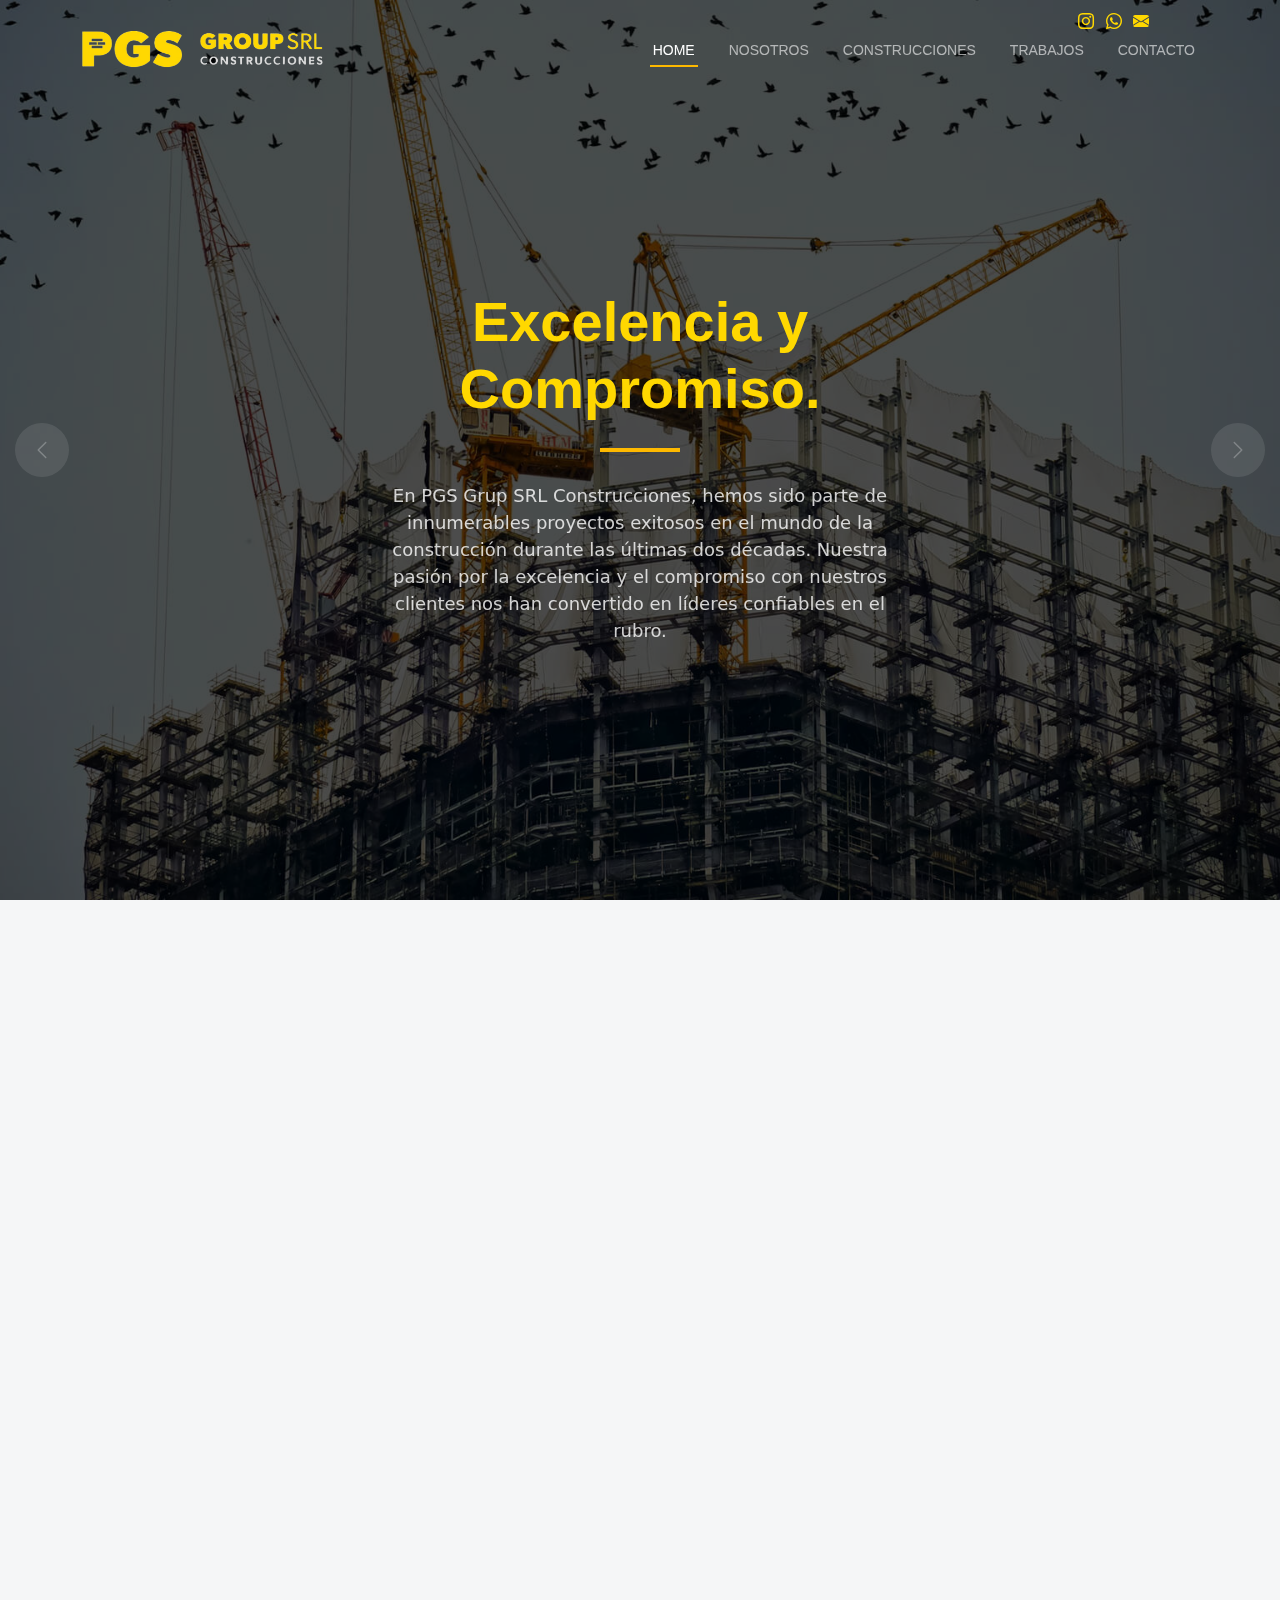
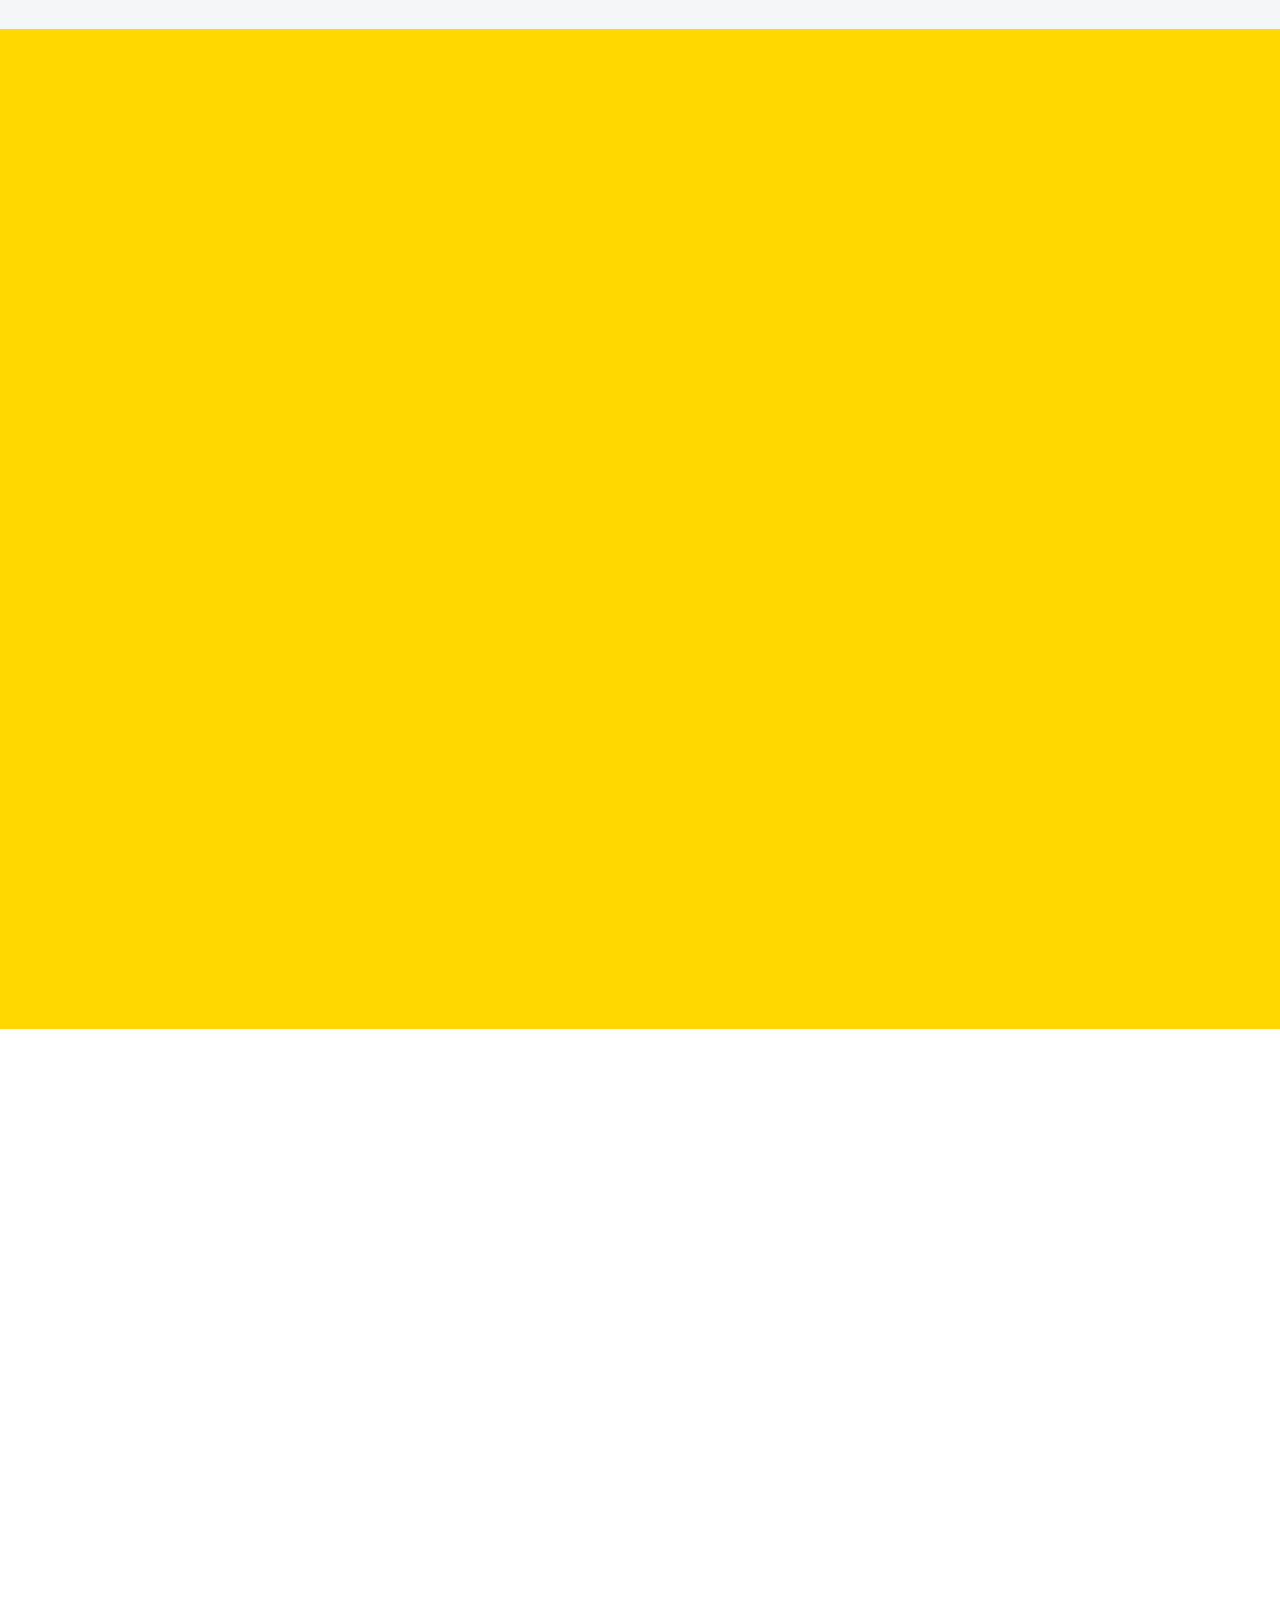
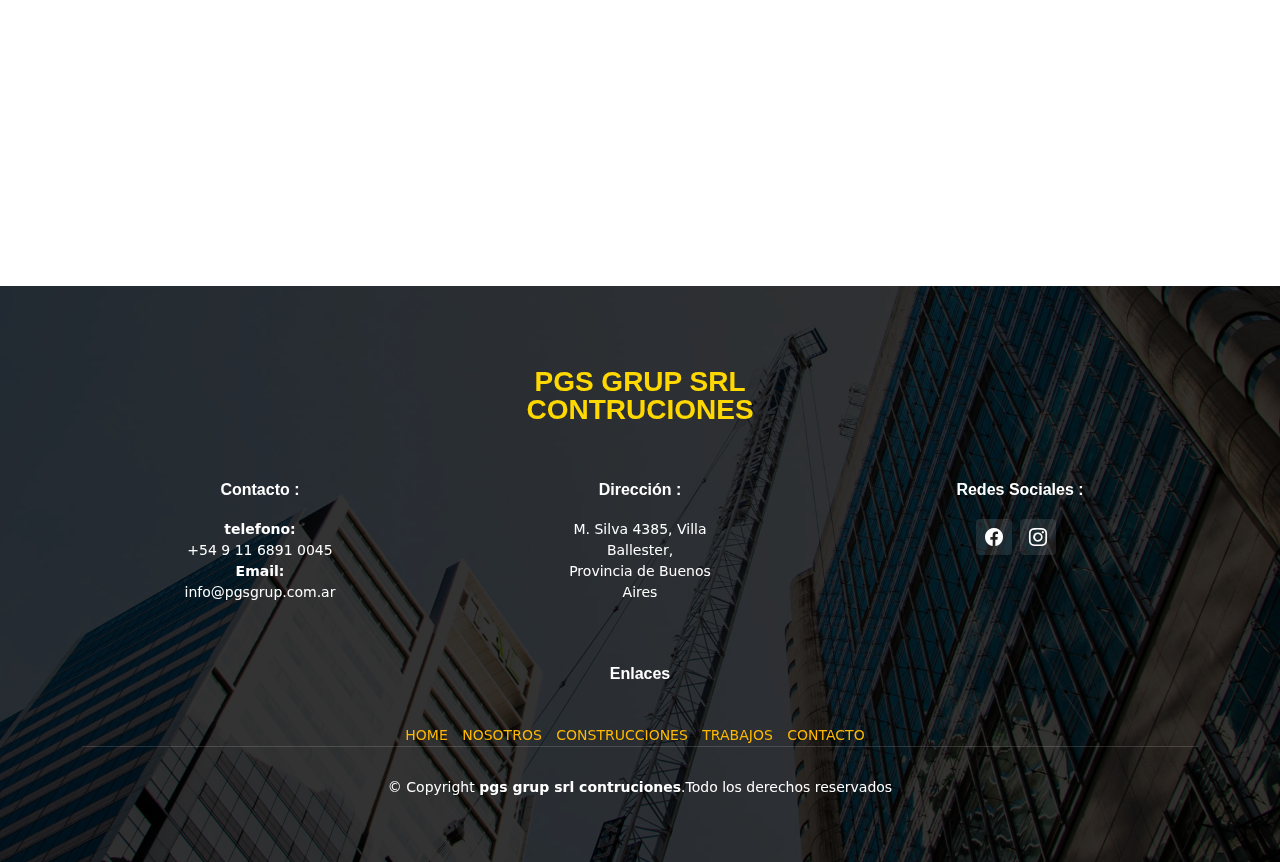
<file: index.html>
<!DOCTYPE html>
<html lang="en">

<head>
  <meta charset="utf-8">
  <meta content="width=device-width, initial-scale=1.0" name="viewport">

  <title>PGS GRUP-Home</title>
  <meta content="" name="description">
  <meta content="" name="keywords">

  <!-- Favicons -->
  
  <link href="../UpConstruction/assets/img/32.png" rel="icon">
  <link href="../UpConstruction/assets/img/16.png" rel="apple-touch-icon">

  <!-- Google Fonts -->
  <link rel="preconnect" href="https://fonts.googleapis.com">
  <link rel="preconnect" href="https://fonts.gstatic.com" crossorigin>
  <link href="https://fonts.googleapis.com/css2?family=Open+Sans:ital,wght@0,300;0,400;0,500;0,600;0,700;1,300;1,400;1,600;1,700&family=Roboto:ital,wght@0,300;0,400;0,500;0,600;0,700;1,300;1,400;1,500;1,600;1,700&family=Work+Sans:ital,wght@0,300;0,400;0,500;0,600;0,700;1,300;1,400;1,500;1,600;1,700&display=swap" rel="stylesheet">

  <!-- Vendor CSS Files -->
  <link href="assets/vendor/bootstrap/css/bootstrap.min.css" rel="stylesheet">
  <link href="assets/vendor/bootstrap-icons/bootstrap-icons.css" rel="stylesheet">
  <link href="assets/vendor/fontawesome-free/css/all.min.css" rel="stylesheet">
  <link href="assets/vendor/aos/aos.css" rel="stylesheet">
  <link href="assets/vendor/glightbox/css/glightbox.min.css" rel="stylesheet">
  <link href="assets/vendor/swiper/swiper-bundle.min.css" rel="stylesheet">

  <!-- Template Main CSS File -->
  <link href="assets/css/main.css" rel="stylesheet">

  <!-- =======================================================
  * Template Name: UpConstruction
  * Updated: Jul 27 2023 with Bootstrap v5.3.1
  * Template URL: https://bootstrapmade.com/upconstruction-bootstrap-construction-website-template/
  * Author: BootstrapMade.com
  * License: https://bootstrapmade.com/license/
  ======================================================== -->
</head>

<body>

<!-- End Header -->
<header id="header" class="header d-flex align-items-center">
  <div class="container-fluid container-xl d-flex align-items-center justify-content-between">

    <a href="index.html" class="logo d-flex align-items-center">
      <!-- Uncomment the line below if you also wish to use an image logo -->
      <img src="./assets/img/sin fondo.png" alt=""> 
      <!--<h1>UpConstruction<span>.</span></h1>-->
      <div class="social-icons">
        <a href="https://instagram.com/pgs_group_srl___?igshid=NTc4MTIwNjQ2YQ==" style="color:#FFD800"><i class="bi bi-instagram" style="color:#FFD800"></i>&nbsp;&nbsp;</a>
        <a href="https://wa.me/1168910045" style="color:#FFD800"><i class="bi bi-whatsapp"></i>&nbsp;&nbsp;</a>
        <a href="mailto:info@pgsgrup.com.ar?" style="color:#FFD800"><i class="bi bi-envelope-fill" style="color:#FFD800"></i>&nbsp;&nbsp;</a>
        
      </div>
    </a>

    <i class="mobile-nav-toggle mobile-nav-show bi bi-list"></i>
    <i class="mobile-nav-toggle mobile-nav-hide d-none bi bi-x"></i>
    
    <nav id="navbar" class="navbar">
      <ul>
        <li><a href="index.html" class="active">Home</a></li>
        <li><a href="nosotros.html">Nosotros</a></li>
        <li><a href="Construcciones.html">Construcciones</a></li>
        <li><a href="trabajo.html">Trabajos</a></li>
       <!-- <li><a href="clientes.html">clientes</a></li>-->
        <li><a href="contacto.html">Contacto</a></li>
      </ul>
    </nav><!-- .navbar -->

  </div>
</header>


  <!-- ======= Hero Section ======= -->
  <section id="hero" class="hero">

    <div class="info d-flex align-items-center">
      <div class="container">
        <div class="row justify-content-center">
          <div class="col-lg-6 text-center">
            <br>
            <br>
            <h2 data-aos="fade-down"style="color:#FFD800"><span> Excelencia y Compromiso.</span></h2>
            <p data-aos="fade-up">En PGS Grup SRL Construcciones, hemos sido parte de innumerables proyectos exitosos
              en el mundo de la construcción durante las últimas dos décadas. 
              Nuestra pasión por la excelencia y el compromiso con nuestros clientes
               nos han convertido en líderes confiables en el rubro.</p>
          </div>
        </div>
      </div>
    </div>

    <div id="hero-carousel" class="carousel slide" data-bs-ride="carousel" data-bs-interval="5000">

      <div class="carousel-item active" style="background-image: url(assets/img/hero-carousel/hero-carousel-1.jpg)"></div>
      <div class="carousel-item" style="background-image: url(assets/img/hero-carousel/hero-carousel-2.jpg)"></div>
      <div class="carousel-item" style="background-image: url(assets/img/hero-carousel/hero-carousel-3.jpg)"></div>
      <div class="carousel-item" style="background-image: url(assets/img/hero-carousel/Mesa\ de\ trabajo\ 2@2x\ \(1\).png)"></div>
      <div class="carousel-item" style="background-image: url(assets/img/hero-carousel/hero-carousel-5.jpg)"></div>

      <a class="carousel-control-prev" href="#hero-carousel" role="button" data-bs-slide="prev">
        <span class="carousel-control-prev-icon bi bi-chevron-left" aria-hidden="true"></span>
      </a>

      <a class="carousel-control-next" href="#hero-carousel" role="button" data-bs-slide="next">
        <span class="carousel-control-next-icon bi bi-chevron-right" aria-hidden="true"></span>
      </a>

    </div>

  </section><!-- End Hero Section -->

  <main id="main">
 <!-- ======= Get Started Section ======= -->
 <section id="get-started" class="get-started section-bg">
  <div class="container">

    <div class="row justify-content-between gy-4">

      <div class="col-lg-6 d-flex align-items-center" data-aos="fade-up">
        <div class="content">
          <h3>¡Solicita una Cotización Personalizada para tu Proyecto con PGS Grup SRL Construcciones!</h3>
          <p>En PGS Grup SRL Construcciones, valoramos tu visión y queremos ayudarte a hacerla realidad. Nuestro equipo de profesionales altamente capacitados está
            listo para proporcionarte una cotización personalizada que se ajuste perfectamente a tu proyecto.
           </p>
        </div>
      </div>

      <div class="col-lg-5" data-aos="fade">
        <form action="forms/quote.php" method="post" class="php-email-form">
          <h3>CONSIGUE UNA COTIZACIÓN</h3>
          
            <p>¡Completa el formulario ahora y déjanos demostrarte por qué somos la mejor elección para tu proyecto de construcción!</p>
          <div class="row gy-3">

            <div class="col-md-12">
              <input type="text" name="Nombre" class="form-control" placeholder="Nombre" required>
            </div>

            <div class="col-md-12 ">
              <input type="email" class="form-control" name="email" placeholder="Email" required>
            </div>

            <div class="col-md-12">
              <input type="text" class="form-control" name="Numero de telefono" placeholder="Numero de telefono" required>
            </div>

            <div class="col-md-12">
              <textarea class="form-control" name="Mensaje" rows="6" placeholder="Mensaje" required></textarea>
            </div>

            <div class="col-md-12 text-center">
              <div class="loading">Loading</div>
              <div class="error-message"></div>
              <div class="sent-message">Your quote request has been sent successfully. Thank you!</div>

              <button type="submit">CONSIGUE UNA COTIZACIÓN</button>
            </div>

          </div>
        </form>
      </div><!-- End Quote Form -->

    </div>

  </div>
</section><!-- End Get Started Section -->

<!-- ======= Constructions Section ======= -->
<section id="constructions" class="constructions" style="background-color: #FFD800;">
  <div class="container" data-aos="fade-up">

    <div class="section-header">
      <h2> Construcciones</h2>
      <p>En PGS Grup SRL Construcciones, nos apasiona crear espacios que reflejen la visión única de nuestros clientes. Nuestros proyectos abarcan desde
         remodelaciones hasta nuevas construcciones, cada uno con la atención al detalle y la calidad que nos distingue.</p>
    </div>

    <div class="row gy-4">

      <div class="col-lg-6" data-aos="fade-up" data-aos-delay="100">
        <div class="card-item constructions-item">
          <div class="row">
            <div class="col-xl-5">
              <div class="card-bg" style="background-image: url(assets/img/constructions-1.jpg);"></div>
            </div>
            <div class="col-xl-7 d-flex align-items-center">
              <div class="card-body">
                <h4 class="card-title">"La Planificación que Transforma"</h4>
                <p>Con una planificación minuciosa y detallada, transformamos tus ideas en proyectos concretos y exitosos. 
                  Cada paso cuenta para lograr resultados excepcionales.</p>
              </div>
            </div>
          </div>
        </div>
      </div><!-- End Card Item -->

      <div class="col-lg-6" data-aos="fade-up" data-aos-delay="200">
        <div class="card-item">
          <div class="row">
            <div class="col-xl-5">
              <div class="card-bg" style="background-image: url(assets/img/constructions-2.jpg);"></div>
            </div>
            <div class="col-xl-7 d-flex align-items-center">
              <div class="card-body">
                <h4 class="card-title">"Trabajo Detrás de Cada Construcción"</h4>
                <p>Detrás de cada construcción que realizamos,
                   hay un trabajo en equipo que garantiza el éxito en cada paso del proceso.</p>
              </div>
            </div>
          </div>
        </div>
      </div><!-- End Card Item -->

      <div class="col-lg-6" data-aos="fade-up" data-aos-delay="300">
        <div class="card-item">
          <div class="row">
            <div class="col-xl-5">
              <div class="card-bg" style="background-image: url(assets/img/constructions-3.jpg);"></div>
            </div>
            <div class="col-xl-7 d-flex align-items-center">
              <div class="card-body">
                <h4 class="card-title">"Construyendo con Cuidado y Calidad"</h4>
                <p>Desde los primeros días de la obra, nos enfocamos en construir con cuidado y calidad. 
                  Cada decisión está guiada por la excelencia y la atención al detalle.</p>
              </div>
            </div>
          </div>
        </div>
      </div><!-- End Card Item -->

      <div class="col-lg-6" data-aos="fade-up" data-aos-delay="400">
        <div class="card-item">
          <div class="row">
            <div class="col-xl-5">
              <div class="card-bg" style="background-image: url(assets/img/constructions-4.jpg);"></div>
            </div>
            <div class="col-xl-7 d-flex align-items-center">
              <div class="card-body">
                <h4 class="card-title">"La Satisfacción del Trabajo Bien Hecho"</h4>
                <p>Para nosotros, esta obra casi terminada representa la
                   satisfacción del trabajo bien hecho. Cada etapa ha sido realizada con compromiso y profesionalismo.</p>
              </div>
            </div>
          </div>
        </div>
      </div><!-- End Card Item -->

    </div>

  </div>
</section><!-- End Constructions Section -->
<!-- ======= Our Projects Section ======= -->
<section id="projects" class="projects">
  <div class="container" data-aos="fade-up">

    <div class="section-header">
      <h2> Trabajos</h2>
      <p>Te invitamos a explorar algunos de nuestros trabajos destacados para que puedas apreciar
         nuestra habilidad para dar vida a visiones arquitectónicas y materializar sueños. 
         En PGS Grup SRL Construcciones,estamos comprometidos con la satisfacción de nuestros clientes 
          y con el legado duradero que dejamos en cada obra realizada.</p>
    </div>

    <div class="portfolio-isotope" data-portfolio-filter="*" data-portfolio-layout="masonry"
      data-portfolio-sort="original-order">

      <ul class="portfolio-flters" data-aos="fade-up" data-aos-delay="100">
        <li data-filter="*" class="filter-active">Todos</li>
        <li data-filter=".filter-remodeling">Remodelaciones </li>
        <li data-filter=".filter-construction">Construcciones</li>
        <li data-filter=".filter-repairs">Reparaciones</li>
        <li data-filter=".filter-design">Diseño</li>
      </ul><!-- End Projects Filters -->

      <div class="row gy-4 portfolio-container" data-aos="fade-up" data-aos-delay="200">

        <div class="col-lg-3 col-md-5 portfolio-item filter-remodeling">
          <div class="portfolio-content h-100">
            <img src="assets/img/projects/remodeling-1.jpg" class="img-fluid" alt="">
            <div class="portfolio-info">
              <h4>Remodelaciones 1</h4>
                <a href="assets/img/projects/remodeling-1.jpg" title="Remodeling 1"
                data-gallery="portfolio-gallery-remodeling" class="glightbox preview-link"><i
                  class="bi bi-zoom-in"></i></a>
              <a href="trabajo.html" title="More Details" class="details-link"><i
                  class="bi bi-link-45deg"></i></a>
            </div>
          </div>
        </div><!-- End Projects Item -->

        <div class="col-lg-3 col-md-5 portfolio-item filter-construction">
          <div class="portfolio-content h-100">
            <img src="assets/img/projects/construction-1.jpg" class="img-fluid" alt="">
            <div class="portfolio-info">
              <h4>Construcciones 1</h4>
                <a href="assets/img/projects/construction-1.jpg" title="Construction 1"
                data-gallery="portfolio-gallery-construction" class="glightbox preview-link"><i
                  class="bi bi-zoom-in"></i></a>
              <a href="trabajo.html" title="More Details" class="details-link"><i
                  class="bi bi-link-45deg"></i></a>
            </div>
          </div>
        </div><!-- End Projects Item -->

        <div class="col-lg-3 col-md-5 portfolio-item filter-remodeling">
          <div class="portfolio-content h-100">
            <img src="assets/img/projects/remodeling-2.jpg" class="img-fluid" alt="">
            <div class="portfolio-info">
              <h4>Remodelaciones 2</h4>
                <a href="assets/img/projects/remodeling-2.jpg" title="Remodeling 2"
                data-gallery="portfolio-gallery-remodeling" class="glightbox preview-link"><i
                  class="bi bi-zoom-in"></i></a>
              <a href="trabajo.html" title="More Details" class="details-link"><i
                  class="bi bi-link-45deg"></i></a>
            </div>
          </div>
        </div><!-- End Projects Item -->
       
        <div class="col-lg-3 col-md-5 portfolio-item filter-repairs">
          <div class="portfolio-content h-100">
            <img src="assets/img/projects/repairs-2.jpg" class="img-fluid" alt="">
            <div class="portfolio-info">
              <h4>Reparaciones</h4>
                <a href="assets/img/projects/repairs-2.jpg" title="Repairs 2" data-gallery="portfolio-gallery-repairs"
                class="glightbox preview-link"><i class="bi bi-zoom-in"></i></a>
              <a href="trabajo.html" title="More Details" class="details-link"><i
                  class="bi bi-link-45deg"></i></a>
            </div>
          </div>
        </div><!-- End Projects Item -->

        <div class="col-lg-3 col-md-5 portfolio-item filter-design">
          <div class="portfolio-content h-100">
            <img src="assets/img/projects/design-2.jpg" class="img-fluid" alt="">
            <div class="portfolio-info">
              <h4>Diseño</h4>
               <a href="assets/img/projects/design-2.jpg" title="Repairs 2" data-gallery="portfolio-gallery-book"
                class="glightbox preview-link"><i class="bi bi-zoom-in"></i></a>
              <a href="trabajo.html" title="More Details" class="details-link"><i
                  class="bi bi-link-45deg"></i></a>
            </div>
          </div>
        </div><!-- End Projects Item -->
           <div class="col-lg-3 col-md-5 portfolio-item filter-construction">
          <div class="portfolio-content h-100">
            <img src="assets/img/projects/construction-3.jpg" class="img-fluid" alt="">
            <div class="portfolio-info">
              <h4>Construcciones </h4>
                 <a href="assets/img/projects/construction-3.jpg" title="Construction 3"
                data-gallery="portfolio-gallery-construction" class="glightbox preview-link"><i
                  class="bi bi-zoom-in"></i></a>
              <a href="trabajo.html" title="More Details" class="details-link"><i
                  class="bi bi-link-45deg"></i></a>
            </div>
          </div>
        </div><!-- End Projects Item -->

        <div class="col-lg-3 col-md-5 portfolio-item filter-repairs">
          <div class="portfolio-content h-100">
            <img src="assets/img/projects/repairs-3.jpg" class="img-fluid" alt="">
            <div class="portfolio-info">
              <h4>Reparaciones</h4>
               <a href="assets/img/projects/repairs-3.jpg" title="Repairs 2" data-gallery="portfolio-gallery-repairs"
                class="glightbox preview-link"><i class="bi bi-zoom-in"></i></a>
              <a href="trabajo.html" title="More Details" class="details-link"><i
                  class="bi bi-link-45deg"></i></a>
            </div>
          </div>
        </div><!-- End Projects Item -->

        <div class="col-lg-3 col-md-5 portfolio-item filter-design">
          <div class="portfolio-content h-100">
            <img src="assets/img/projects/design-3.jpg" class="img-fluid" alt="">
            <div class="portfolio-info">
              <h4>Diseño</h4>
              <a href="assets/img/projects/design-3.jpg" title="Repairs 3" data-gallery="portfolio-gallery-book"
                class="glightbox preview-link"><i class="bi bi-zoom-in"></i></a>
              <a href="trabajo.html" title="More Details" class="details-link"><i
                  class="bi bi-link-45deg"></i></a>
            </div>
          </div>
        </div><!-- End Projects Item -->

      </div><!-- End Projects Container -->

    </div>

  </div>
</section><!-- End Our Projects Section -->
         
</main><!-- End #main -->
<footer id="footer" class="footer">
  <div class="footer-content position-relative">
    <div class="container">
      <div class="row justify-content-center">
        <div class="col-lg-4 col-md-6 mb-4 mx-auto">
          <div class="footer-info">
            <h3 style="color:#FFD800">PGS GRUP SRL CONTRUCIONES</h3>
          </div>
        </div>
      </div>
      
      <div class="row justify-content-center">
        <div class="col-lg-2 col-md-3 mb-4 mx-auto ml-2">
          <h4>Contacto :</h4>
          <p>
            <strong>telefono:</strong><br> 
            +54 9 11 6891 0045<br>
            <strong>Email:</strong>
            info@pgsgrup.com.ar<br>
          </p>
        </div>
      
        <div class="col-lg-2 col-md-3 mb-4 mx-auto ml-2">
          <h4>Dirección :</h4>
          <p>
            M. Silva 4385, Villa Ballester,<br>
            Provincia de Buenos Aires<br><br>
          </p>
        </div>
      
        <div class="col-lg-2 col-md-3 mb-4 mx-auto ml-2">
           <h4>Redes Sociales :</h4>
           <div class="social-links d-flex justify-content-center  ">
              <a href="#" class="d-flex align-items-center justify-content-center"><i class="bi bi-facebook"></i></a><br>
              <a href="https://instagram.com/pgs_group_srl___?igshid=NTc4MTIwNjQ2YQ==" class="d-flex align-items-center justify-content-center"><i class="bi bi-instagram"></i></a>
            </div>
        </div>
      </div>
      </div>
     <h4 class="text-center footer-links">Enlaces</h4>
    <ul class="inline-list">
      <li><a href="index.html">Home</a></li>
      <li><a href="nosotros.html">Nosotros</a></li>
      <li><a href="Construcciones.html">Construcciones</a></li>
      <li><a href="trabajo.html">Trabajos</a></li>
    <!--  <li><a href="clientes.html">clientes</a></li>-->
      <li><a href="contacto.html">Contacto</a></li>
    </ul>
  </div>

<div class="footer-legal text-center position-relative">
  <div class="container">
    <div class="copyright">
      &copy; Copyright <strong><span>pgs grup srl contruciones</span></strong>.Todo los derechos reservados
    </div>
    <div class="credits">
      <!-- All the links in the footer should remain intact. -->
      <!-- You can delete the links only if you purchased the pro version. -->
      <!-- Licensing information: https://bootstrapmade.com/license/ -->
      <!-- Purchase the pro version with working PHP/AJAX contact form: https://bootstrapmade.com/upconstruction-bootstrap-construction-website-template/ -->
     <!-- Designed by <a href="https://bootstrapmade.com/">BootstrapMade</a> Distributed by <a
        href="https://themewagon.com">ThemeWagon</a>-->
    </div>
  </div>
</div>

</footer>
<!-- End Footer -->

<a href="#" class="scroll-top d-flex align-items-center justify-content-center"><i
  class="bi bi-arrow-up-short"></i></a>

<div id="preloader"></div>

<!-- Vendor JS Files -->
<script src="assets/vendor/bootstrap/js/bootstrap.bundle.min.js"></script>
<script src="assets/vendor/aos/aos.js"></script>
<script src="assets/vendor/glightbox/js/glightbox.min.js"></script>
<script src="assets/vendor/isotope-layout/isotope.pkgd.min.js"></script>
<script src="assets/vendor/swiper/swiper-bundle.min.js"></script>
<script src="assets/vendor/purecounter/purecounter_vanilla.js"></script>
<script src="assets/vendor/php-email-form/validate.js"></script>

<!-- Template Main JS File -->
<script src="assets/js/main.js"></script>

</body>

</html>
</file>
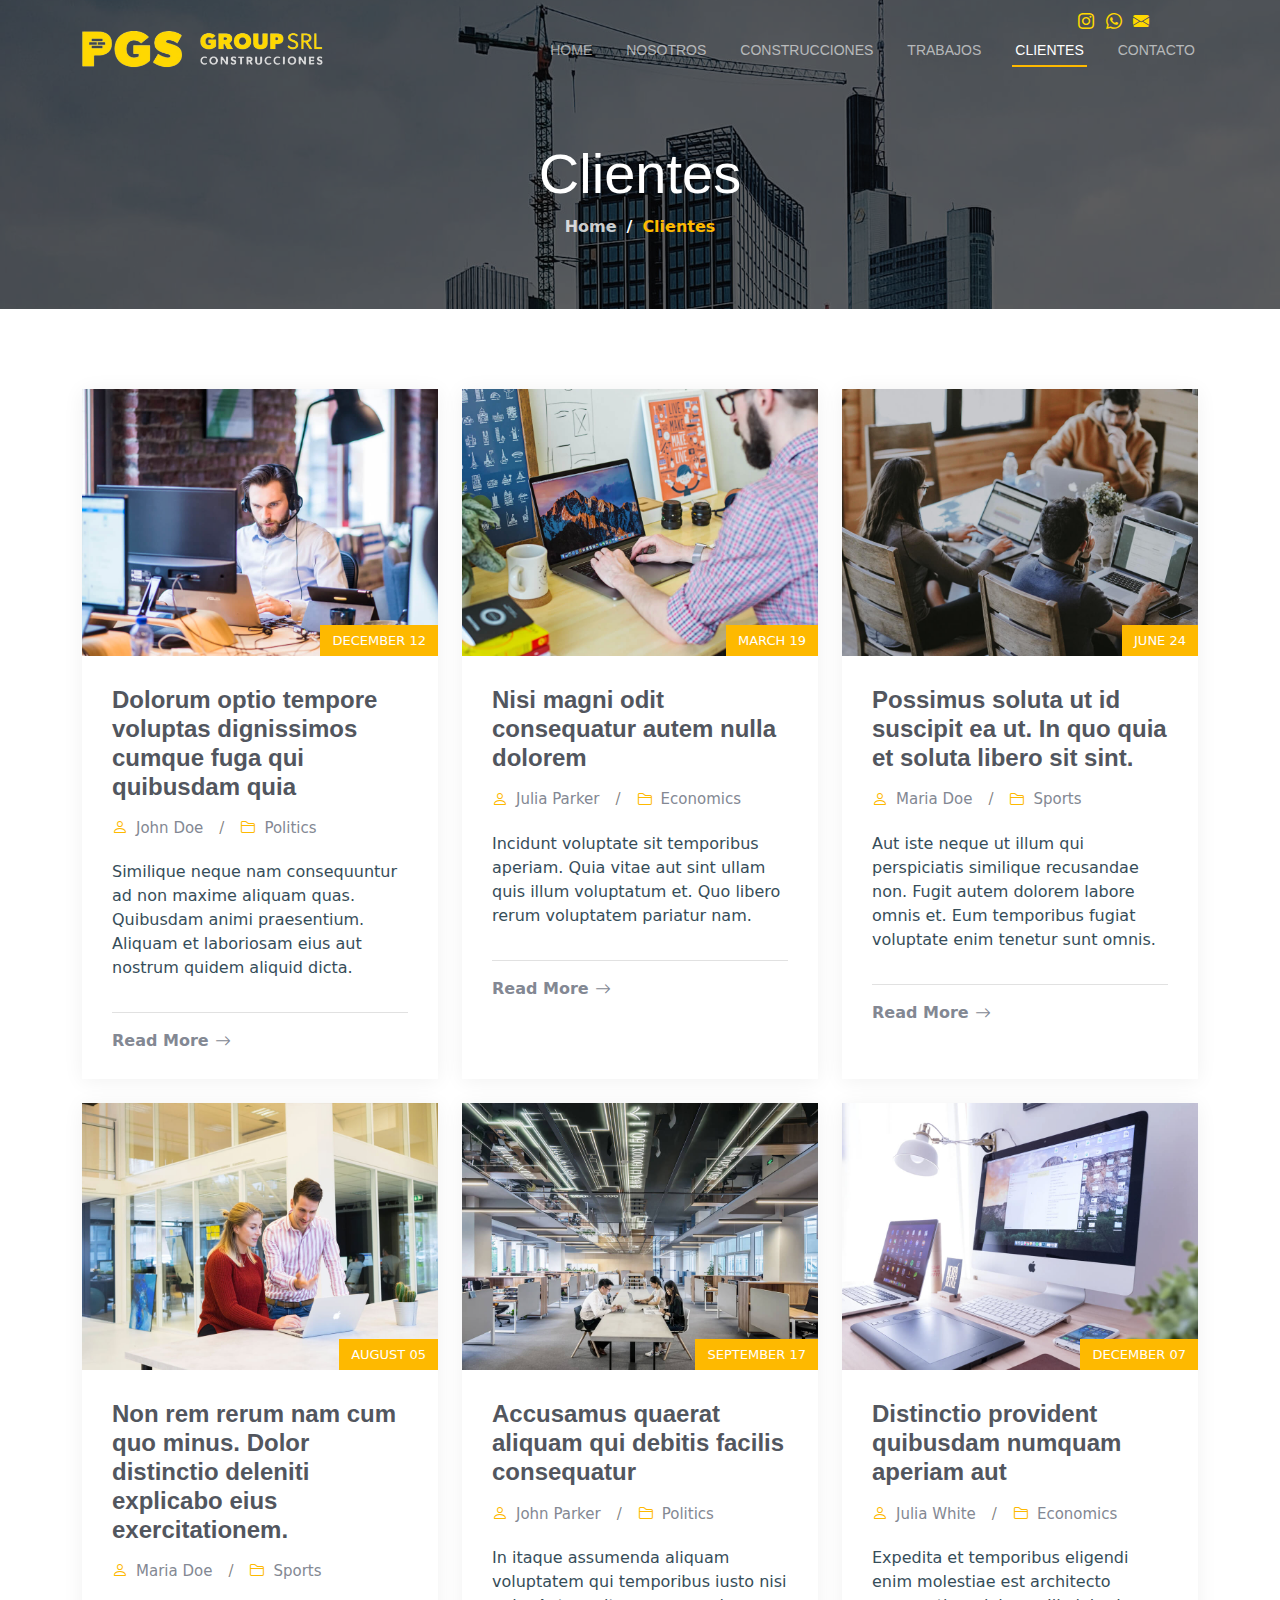
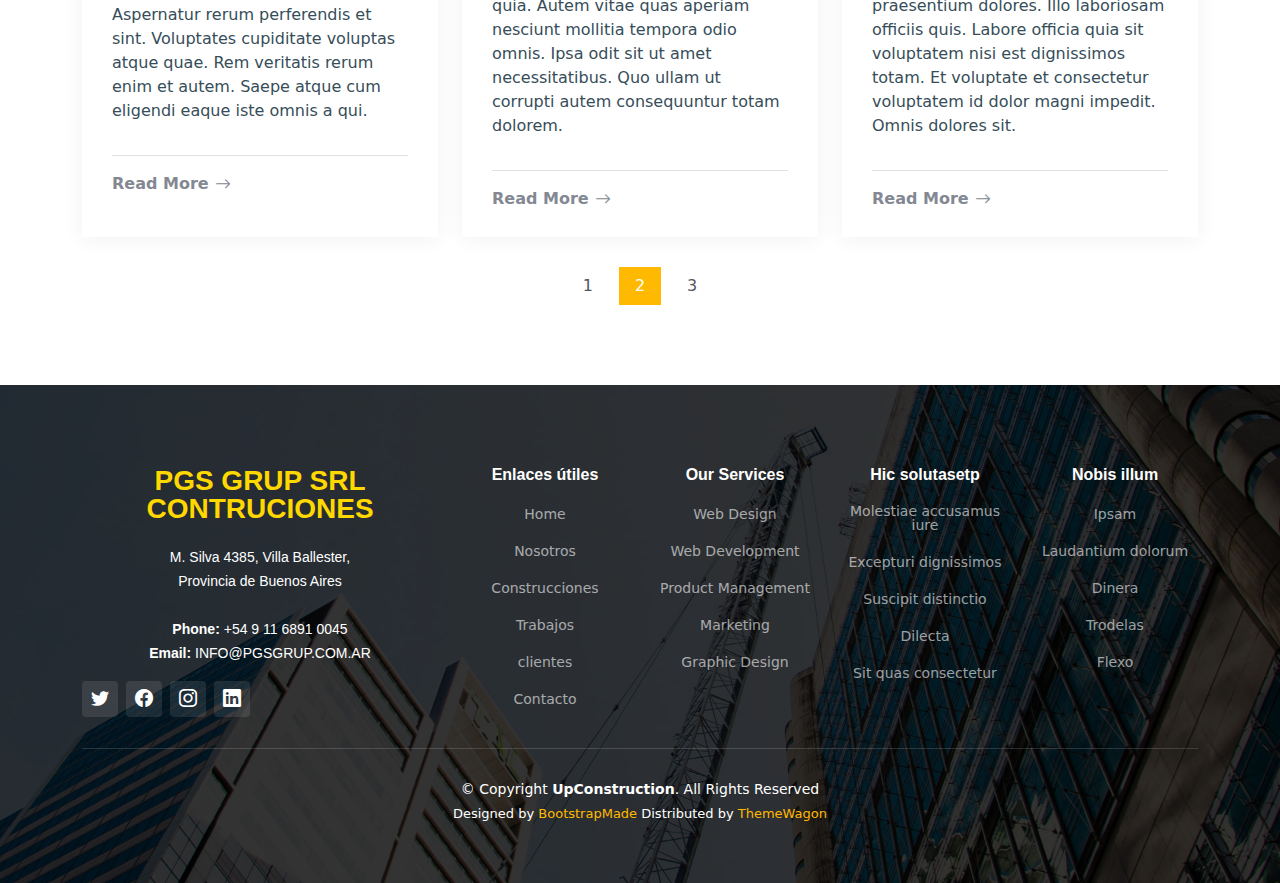
<file: clientes.html>
<!DOCTYPE html>
<html lang="en">

<head>
  <meta charset="utf-8">
  <meta content="width=device-width, initial-scale=1.0" name="viewport">

  <title>PGS GRUP SRL CONTRUCIONES-Clientes</title>
  <meta content="" name="description">
  <meta content="" name="keywords">

 <!-- Favicons--> 
 <link href="../UpConstruction/assets/img/32.png" rel="icon">
  <link href="../UpConstruction/assets/img/16.png" rel="apple-touch-icon">
  

  <!-- Google Fonts -->
  <link rel="preconnect" href="https://fonts.googleapis.com">
  <link rel="preconnect" href="https://fonts.gstatic.com" crossorigin>
  <link
    href="https://fonts.googleapis.com/css2?family=Open+Sans:ital,wght@0,300;0,400;0,500;0,600;0,700;1,300;1,400;1,600;1,700&family=Roboto:ital,wght@0,300;0,400;0,500;0,600;0,700;1,300;1,400;1,500;1,600;1,700&family=Work+Sans:ital,wght@0,300;0,400;0,500;0,600;0,700;1,300;1,400;1,500;1,600;1,700&display=swap"
    rel="stylesheet">

  <!-- Vendor CSS Files -->
  <link href="assets/vendor/bootstrap/css/bootstrap.min.css" rel="stylesheet">
  <link href="assets/vendor/bootstrap-icons/bootstrap-icons.css" rel="stylesheet">
  <link href="assets/vendor/fontawesome-free/css/all.min.css" rel="stylesheet">
  <link href="assets/vendor/aos/aos.css" rel="stylesheet">
  <link href="assets/vendor/glightbox/css/glightbox.min.css" rel="stylesheet">
  <link href="assets/vendor/swiper/swiper-bundle.min.css" rel="stylesheet">

  <!-- Template Main CSS File -->
  <link href="assets/css/main.css" rel="stylesheet">

  <!-- =======================================================
  * Template Name: UpConstruction - v1.3.0
  * Template URL: https://bootstrapmade.com/upconstruction-bootstrap-construction-website-template/
  * Author: BootstrapMade.com
  * License: https://bootstrapmade.com/license/
  ======================================================== -->
</head>

<body>

  <header id="header" class="header d-flex align-items-center">
    <div class="container-fluid container-xl d-flex align-items-center justify-content-between">

      <a href="index.html" class="logo d-flex align-items-center">
        <!-- Uncomment the line below if you also wish to use an image logo -->
        <img src="./assets/img/sin fondo.png" alt=""> 
        <!--<h1>UpConstruction<span>.</span></h1>-->
        <div class="social-icons">
          <a href="https://instagram.com/pgs_group_srl___?igshid=NTc4MTIwNjQ2YQ==" style="color:#FFD800"><i class="bi bi-instagram" style="color:#FFD800"></i>&nbsp;&nbsp;</a>
          <a href="https://wa.me/1168910045" style="color:#FFD800"><i class="bi bi-whatsapp"></i>&nbsp;&nbsp;</a>
          <a href="mailto:info@pgsgrup.com.ar?" style="color:#FFD800"><i class="bi bi-envelope-fill" style="color:#FFD800"></i>&nbsp;&nbsp;</a>
          
        </div>
      </a>
      <i class="mobile-nav-toggle mobile-nav-show bi bi-list"></i>
      <i class="mobile-nav-toggle mobile-nav-hide d-none bi bi-x"></i>
      <nav id="navbar" class="navbar">
        <ul>
          <li><a href="index.html" >Home</a></li>
          <li><a href="nosotros.html">Nosotros</a></li>
          <li><a href="Construcciones.html">Construcciones</a></li>
          <li><a href="trabajo.html">Trabajos</a></li>
          <li><a href="clientes.html"class="active">clientes</a></li>
          <li><a href="contacto.html">Contacto</a></li>
        </ul>
      </nav><!-- .navbar -->

    </div>
  </header><!-- End Header -->


  <main id="main">

    <!-- ======= Breadcrumbs ======= -->
    <div class="breadcrumbs d-flex align-items-center" style="background-image: url('assets/img/breadcrumbs-bg.jpg');">
      <div class="container position-relative d-flex flex-column align-items-center" data-aos="fade">

        <h2>Clientes</h2>
        <ol>
          <li><a href="index.html">Home</a></li>
          <li>Clientes</li>
        </ol>

      </div>
    </div><!-- End Breadcrumbs -->

    <!-- ======= Blog Section ======= -->
    <section id="blog" class="blog">
      <div class="container" data-aos="fade-up" data-aos-delay="100">

        <div class="row gy-4 posts-list">

          <div class="col-xl-4 col-md-6">
            <div class="post-item position-relative h-100">

              <div class="post-img position-relative overflow-hidden">
                <img src="assets/img/blog/blog-1.jpg" class="img-fluid" alt="">
                <span class="post-date">December 12</span>
              </div>

              <div class="post-content d-flex flex-column">

                <h3 class="post-title">Dolorum optio tempore voluptas dignissimos cumque fuga qui quibusdam quia</h3>

                <div class="meta d-flex align-items-center">
                  <div class="d-flex align-items-center">
                    <i class="bi bi-person"></i> <span class="ps-2">John Doe</span>
                  </div>
                  <span class="px-3 text-black-50">/</span>
                  <div class="d-flex align-items-center">
                    <i class="bi bi-folder2"></i> <span class="ps-2">Politics</span>
                  </div>
                </div>

                <p>
                  Similique neque nam consequuntur ad non maxime aliquam quas. Quibusdam animi praesentium. Aliquam et
                  laboriosam eius aut nostrum quidem aliquid dicta.
                </p>

                <hr>

                <a href="blog-details.html" class="readmore stretched-link"><span>Read More</span><i
                    class="bi bi-arrow-right"></i></a>

              </div>

            </div>
          </div><!-- End post list item -->

          <div class="col-xl-4 col-md-6">
            <div class="post-item position-relative h-100">

              <div class="post-img position-relative overflow-hidden">
                <img src="assets/img/blog/blog-2.jpg" class="img-fluid" alt="">
                <span class="post-date">March 19</span>
              </div>

              <div class="post-content d-flex flex-column">

                <h3 class="post-title">Nisi magni odit consequatur autem nulla dolorem</h3>

                <div class="meta d-flex align-items-center">
                  <div class="d-flex align-items-center">
                    <i class="bi bi-person"></i> <span class="ps-2">Julia Parker</span>
                  </div>
                  <span class="px-3 text-black-50">/</span>
                  <div class="d-flex align-items-center">
                    <i class="bi bi-folder2"></i> <span class="ps-2">Economics</span>
                  </div>
                </div>

                <p>
                  Incidunt voluptate sit temporibus aperiam. Quia vitae aut sint ullam quis illum voluptatum et. Quo
                  libero rerum voluptatem pariatur nam.
                </p>

                <hr>

                <a href="blog-details.html" class="readmore stretched-link"><span>Read More</span><i
                    class="bi bi-arrow-right"></i></a>

              </div>

            </div>
          </div><!-- End post list item -->

          <div class="col-xl-4 col-md-6">
            <div class="post-item position-relative h-100">

              <div class="post-img position-relative overflow-hidden">
                <img src="assets/img/blog/blog-3.jpg" class="img-fluid" alt="">
                <span class="post-date">June 24</span>
              </div>

              <div class="post-content d-flex flex-column">

                <h3 class="post-title">Possimus soluta ut id suscipit ea ut. In quo quia et soluta libero sit sint.</h3>

                <div class="meta d-flex align-items-center">
                  <div class="d-flex align-items-center">
                    <i class="bi bi-person"></i> <span class="ps-2">Maria Doe</span>
                  </div>
                  <span class="px-3 text-black-50">/</span>
                  <div class="d-flex align-items-center">
                    <i class="bi bi-folder2"></i> <span class="ps-2">Sports</span>
                  </div>
                </div>

                <p>
                  Aut iste neque ut illum qui perspiciatis similique recusandae non. Fugit autem dolorem labore omnis
                  et. Eum temporibus fugiat voluptate enim tenetur sunt omnis.
                </p>

                <hr>

                <a href="blog-details.html" class="readmore stretched-link"><span>Read More</span><i
                    class="bi bi-arrow-right"></i></a>

              </div>

            </div>
          </div><!-- End post list item -->

          <div class="col-xl-4 col-md-6">
            <div class="post-item position-relative h-100">

              <div class="post-img position-relative overflow-hidden">
                <img src="assets/img/blog/blog-4.jpg" class="img-fluid" alt="">
                <span class="post-date">August 05</span>
              </div>

              <div class="post-content d-flex flex-column">

                <h3 class="post-title">Non rem rerum nam cum quo minus. Dolor distinctio deleniti explicabo eius
                  exercitationem.</h3>

                <div class="meta d-flex align-items-center">
                  <div class="d-flex align-items-center">
                    <i class="bi bi-person"></i> <span class="ps-2">Maria Doe</span>
                  </div>
                  <span class="px-3 text-black-50">/</span>
                  <div class="d-flex align-items-center">
                    <i class="bi bi-folder2"></i> <span class="ps-2">Sports</span>
                  </div>
                </div>

                <p>
                  Aspernatur rerum perferendis et sint. Voluptates cupiditate voluptas atque quae. Rem veritatis rerum
                  enim et autem. Saepe atque cum eligendi eaque iste omnis a qui.
                </p>

                <hr>

                <a href="blog-details.html" class="readmore stretched-link"><span>Read More</span><i
                    class="bi bi-arrow-right"></i></a>

              </div>

            </div>
          </div><!-- End post list item -->

          <div class="col-xl-4 col-md-6">
            <div class="post-item position-relative h-100">

              <div class="post-img position-relative overflow-hidden">
                <img src="assets/img/blog/blog-5.jpg" class="img-fluid" alt="">
                <span class="post-date">September 17</span>
              </div>

              <div class="post-content d-flex flex-column">

                <h3 class="post-title">Accusamus quaerat aliquam qui debitis facilis consequatur</h3>

                <div class="meta d-flex align-items-center">
                  <div class="d-flex align-items-center">
                    <i class="bi bi-person"></i> <span class="ps-2">John Parker</span>
                  </div>
                  <span class="px-3 text-black-50">/</span>
                  <div class="d-flex align-items-center">
                    <i class="bi bi-folder2"></i> <span class="ps-2">Politics</span>
                  </div>
                </div>

                <p>
                  In itaque assumenda aliquam voluptatem qui temporibus iusto nisi quia. Autem vitae quas aperiam
                  nesciunt mollitia tempora odio omnis. Ipsa odit sit ut amet necessitatibus. Quo ullam ut corrupti
                  autem consequuntur totam dolorem.
                </p>

                <hr>

                <a href="blog-details.html" class="readmore stretched-link"><span>Read More</span><i
                    class="bi bi-arrow-right"></i></a>

              </div>

            </div>
          </div><!-- End post list item -->

          <div class="col-xl-4 col-md-6">
            <div class="post-item position-relative h-100">

              <div class="post-img position-relative overflow-hidden">
                <img src="assets/img/blog/blog-6.jpg" class="img-fluid" alt="">
                <span class="post-date">December 07</span>
              </div>

              <div class="post-content d-flex flex-column">

                <h3 class="post-title">Distinctio provident quibusdam numquam aperiam aut</h3>

                <div class="meta d-flex align-items-center">
                  <div class="d-flex align-items-center">
                    <i class="bi bi-person"></i> <span class="ps-2">Julia White</span>
                  </div>
                  <span class="px-3 text-black-50">/</span>
                  <div class="d-flex align-items-center">
                    <i class="bi bi-folder2"></i> <span class="ps-2">Economics</span>
                  </div>
                </div>

                <p>
                  Expedita et temporibus eligendi enim molestiae est architecto praesentium dolores. Illo laboriosam
                  officiis quis. Labore officia quia sit voluptatem nisi est dignissimos totam. Et voluptate et
                  consectetur voluptatem id dolor magni impedit. Omnis dolores sit.
                </p>

                <hr>

                <a href="blog-details.html" class="readmore stretched-link"><span>Read More</span><i
                    class="bi bi-arrow-right"></i></a>

              </div>

            </div>
          </div><!-- End post list item -->

        </div><!-- End blog posts list -->

        <div class="blog-pagination">
          <ul class="justify-content-center">
            <li><a href="#">1</a></li>
            <li class="active"><a href="#">2</a></li>
            <li><a href="#">3</a></li>
          </ul>
        </div><!-- End blog pagination -->

      </div>
    </section><!-- End Blog Section -->

  </main><!-- End #main -->

  <!-- ======= Footer ======= -->
  <footer id="footer" class="footer">

    <div class="footer-content position-relative">
      <div class="container">
        <div class="row">

          <div class="col-lg-4 col-md-6">
            <div class="footer-info">
              <h3 style="color:#FFD800">PGS GRUP SRL CONTRUCIONES</h3>
              <p>
                M. Silva 4385, Villa Ballester,<br>
                Provincia de Buenos Aires<br><br>
                <strong>Phone:</strong> +54 9 11 6891 0045<br>
                <strong>Email:</strong> INFO@PGSGRUP.COM.AR<br>
              </p>
              <div class="social-links d-flex mt-3">
                <a href="#" class="d-flex align-items-center justify-content-center"><i class="bi bi-twitter"></i></a>
                <a href="#" class="d-flex align-items-center justify-content-center"><i class="bi bi-facebook"></i></a>
                <a href="https://instagram.com/pgs_group_srl___?igshid=NTc4MTIwNjQ2YQ==" class="d-flex align-items-center justify-content-center"><i class="bi bi-instagram"></i></a>
                <a href="#" class="d-flex align-items-center justify-content-center"><i class="bi bi-linkedin"></i></a>
              </div>
            </div>
          </div><!-- End footer info column-->

          <div class="col-lg-2 col-md-3 footer-links">
            <h4>Enlaces útiles</h4>
            <ul>
               <ul>
          <li><a href="index.html" class="active">Home</a></li>
          <li><a href="nosotros.html">Nosotros</a></li>
          <li><a href="Construcciones.html">Construcciones</a></li>
          <li><a href="trabajo.html">Trabajos</a></li>
          <li><a href="clientes.html">clientes</a></li>
          <li><a href="contacto.html">Contacto</a></li>
        </ul>
          </div><!-- End footer links column-->

          <div class="col-lg-2 col-md-3 footer-links">
            <h4>Our Services</h4>
            <ul>
              <li><a href="#">Web Design</a></li>
              <li><a href="#">Web Development</a></li>
              <li><a href="#">Product Management</a></li>
              <li><a href="#">Marketing</a></li>
              <li><a href="#">Graphic Design</a></li>
            </ul>
          </div><!-- End footer links column-->

          <div class="col-lg-2 col-md-3 footer-links">
            <h4>Hic solutasetp</h4>
            <ul>
              <li><a href="#">Molestiae accusamus iure</a></li>
              <li><a href="#">Excepturi dignissimos</a></li>
              <li><a href="#">Suscipit distinctio</a></li>
              <li><a href="#">Dilecta</a></li>
              <li><a href="#">Sit quas consectetur</a></li>
            </ul>
          </div><!-- End footer links column-->

          <div class="col-lg-2 col-md-3 footer-links">
            <h4>Nobis illum</h4>
            <ul>
              <li><a href="#">Ipsam</a></li>
              <li><a href="#">Laudantium dolorum</a></li>
              <li><a href="#">Dinera</a></li>
              <li><a href="#">Trodelas</a></li>
              <li><a href="#">Flexo</a></li>
            </ul>
          </div><!-- End footer links column-->

        </div>
      </div>
    </div>

    <div class="footer-legal text-center position-relative">
      <div class="container">
        <div class="copyright">
          &copy; Copyright <strong><span>UpConstruction</span></strong>. All Rights Reserved
        </div>
        <div class="credits">
          <!-- All the links in the footer should remain intact. -->
          <!-- You can delete the links only if you purchased the pro version. -->
          <!-- Licensing information: https://bootstrapmade.com/license/ -->
          <!-- Purchase the pro version with working PHP/AJAX contact form: https://bootstrapmade.com/upconstruction-bootstrap-construction-website-template/ -->
          Designed by <a href="https://bootstrapmade.com/">BootstrapMade</a> Distributed by <a
            href="https://themewagon.com">ThemeWagon</a>
        </div>
      </div>
    </div>

  </footer>
  <!-- End Footer -->

  <a href="#" class="scroll-top d-flex align-items-center justify-content-center"><i
      class="bi bi-arrow-up-short"></i></a>

  <div id="preloader"></div>

  <!-- Vendor JS Files -->
  <script src="assets/vendor/bootstrap/js/bootstrap.bundle.min.js"></script>
  <script src="assets/vendor/aos/aos.js"></script>
  <script src="assets/vendor/glightbox/js/glightbox.min.js"></script>
  <script src="assets/vendor/isotope-layout/isotope.pkgd.min.js"></script>
  <script src="assets/vendor/swiper/swiper-bundle.min.js"></script>
  <script src="assets/vendor/purecounter/purecounter_vanilla.js"></script>
  <script src="assets/vendor/php-email-form/validate.js"></script>

  <!-- Template Main JS File -->
  <script src="assets/js/main.js"></script>

</body>

</html>
</file>
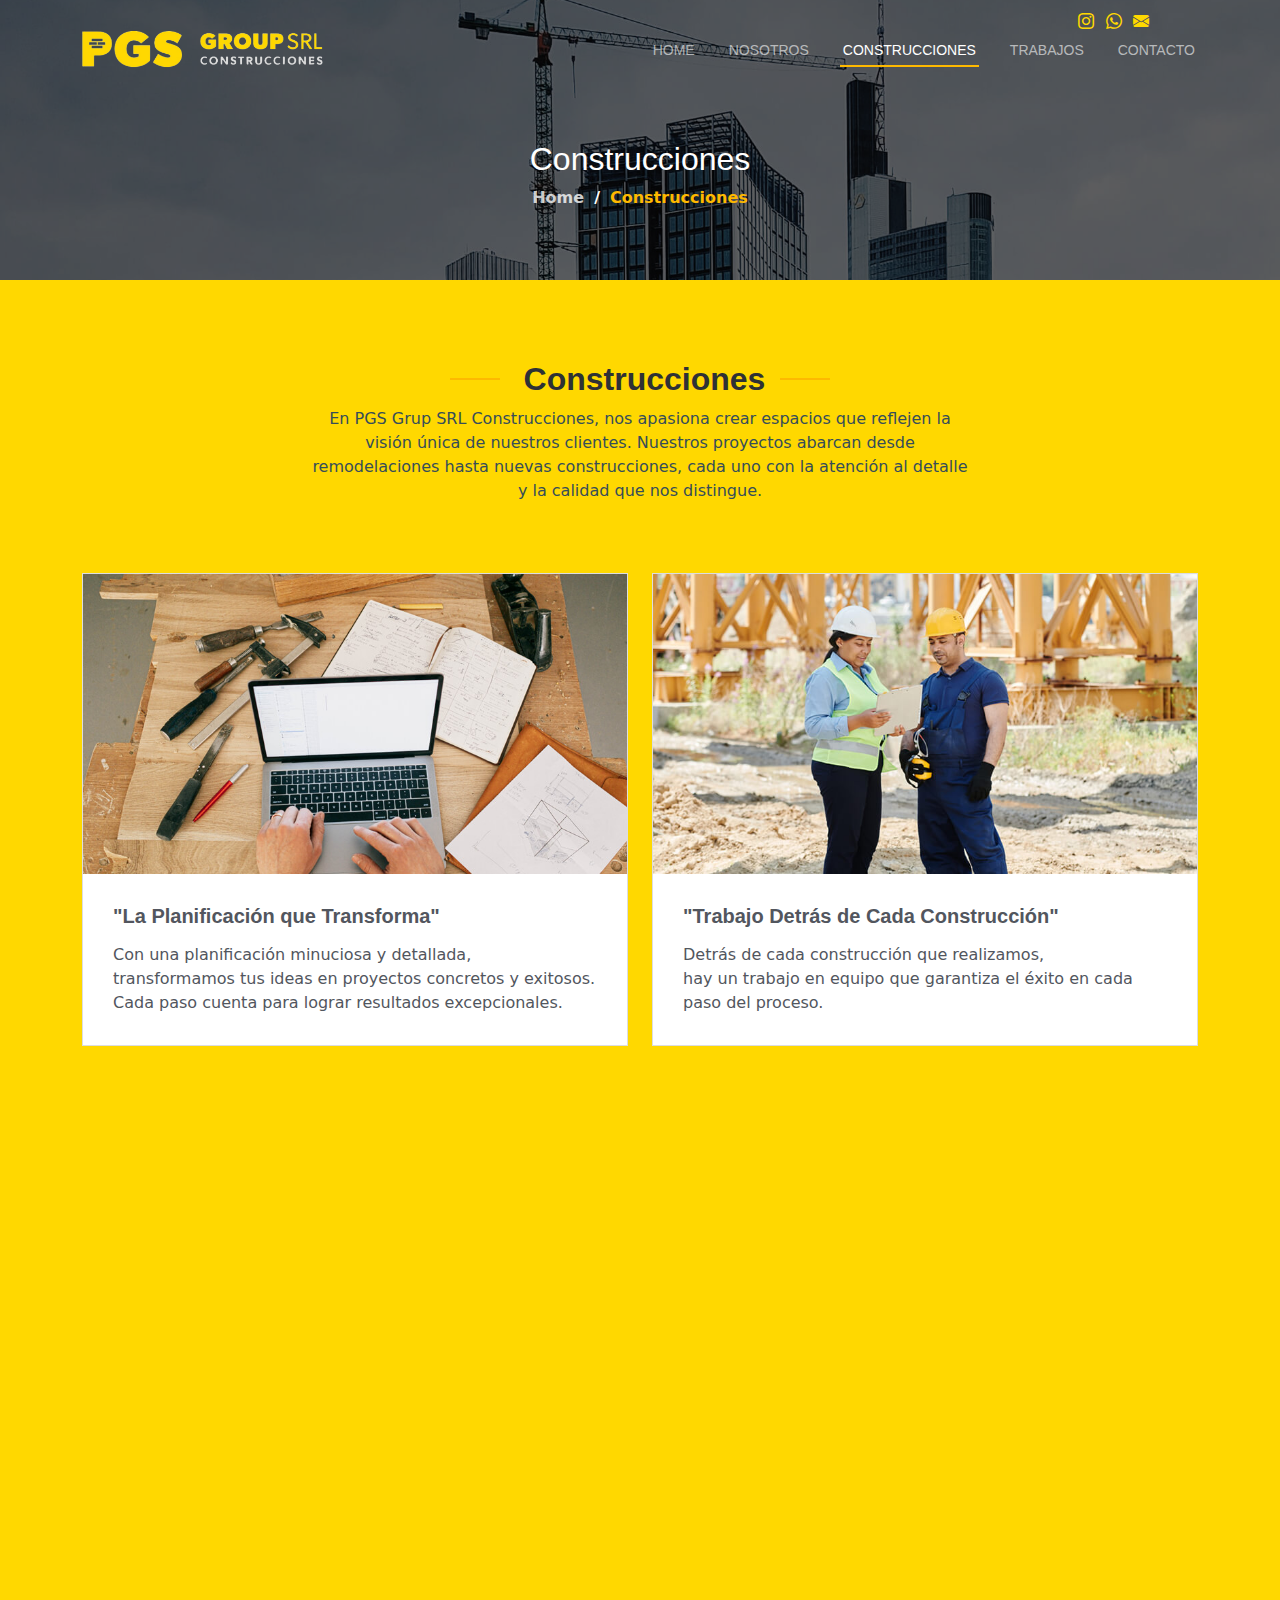
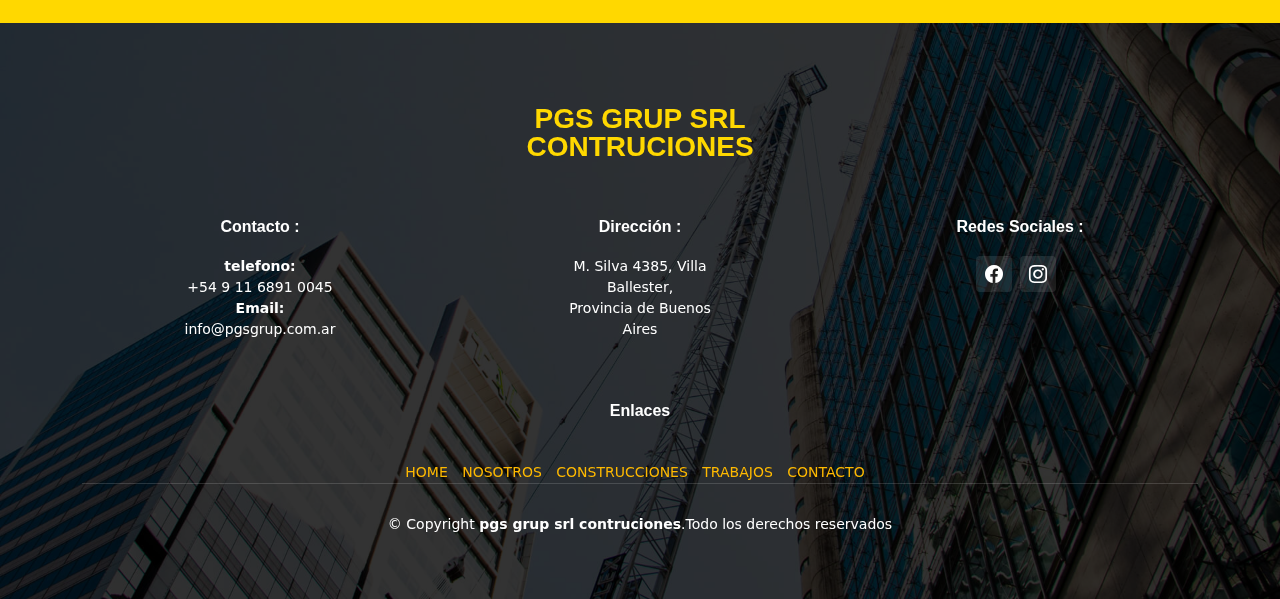
<file: Construcciones.html>
<!DOCTYPE html>
<html lang="en">

<head>
  <meta charset="utf-8">
  <meta content="width=device-width, initial-scale=1.0" name="viewport">

  <title>PGS GRUP-Construcciones</title>
  <meta content="" name="description">
  <meta content="" name="keywords">

  <!-- Favicons--> 
  <link href="../UpConstruction/assets/img/32.png" rel="icon">
  <link href="../UpConstruction/assets/img/16.png" rel="apple-touch-icon">

  <!-- Google Fonts -->
  <link rel="preconnect" href="https://fonts.googleapis.com">
  <link rel="preconnect" href="https://fonts.gstatic.com" crossorigin>
  <link
    href="https://fonts.googleapis.com/css2?family=Open+Sans:ital,wght@0,300;0,400;0,500;0,600;0,700;1,300;1,400;1,600;1,700&family=Roboto:ital,wght@0,300;0,400;0,500;0,600;0,700;1,300;1,400;1,500;1,600;1,700&family=Work+Sans:ital,wght@0,300;0,400;0,500;0,600;0,700;1,300;1,400;1,500;1,600;1,700&display=swap"
    rel="stylesheet">

  <!-- Vendor CSS Files -->
  <link href="assets/vendor/bootstrap/css/bootstrap.min.css" rel="stylesheet">
  <link href="assets/vendor/bootstrap-icons/bootstrap-icons.css" rel="stylesheet">
  <link href="assets/vendor/fontawesome-free/css/all.min.css" rel="stylesheet">
  <link href="assets/vendor/aos/aos.css" rel="stylesheet">
  <link href="assets/vendor/glightbox/css/glightbox.min.css" rel="stylesheet">
  <link href="assets/vendor/swiper/swiper-bundle.min.css" rel="stylesheet">

  <!-- Template Main CSS File -->
  <link href="assets/css/main.css" rel="stylesheet">

  <!-- =======================================================
  * Template Name: UpConstruction - v1.3.0
  * Template URL: https://bootstrapmade.com/upconstruction-bootstrap-construction-website-template/
  * Author: BootstrapMade.com
  * License: https://bootstrapmade.com/license/
  ======================================================== -->
</head>

<body>

  <header id="header" class="header d-flex align-items-center">
    <div class="container-fluid container-xl d-flex align-items-center justify-content-between">

      <a href="index.html" class="logo d-flex align-items-center">
        <!-- Uncomment the line below if you also wish to use an image logo -->
        <img src="./assets/img/sin fondo.png" alt=""> 
        <!--<h1>UpConstruction<span>.</span></h1>-->
        <div class="social-icons">
          <a href="https://instagram.com/pgs_group_srl___?igshid=NTc4MTIwNjQ2YQ==" style="color:#FFD800"><i class="bi bi-instagram" style="color:#FFD800"></i>&nbsp;&nbsp;</a>
          <a href="https://wa.me/1168910045" style="color:#FFD800"><i class="bi bi-whatsapp"></i>&nbsp;&nbsp;</a>
          <a href="mailto:info@pgsgrup.com.ar?" style="color:#FFD800"><i class="bi bi-envelope-fill" style="color:#FFD800"></i>&nbsp;&nbsp;</a>
          
        </div>
      </a>
      <i class="mobile-nav-toggle mobile-nav-show bi bi-list"></i>
      <i class="mobile-nav-toggle mobile-nav-hide d-none bi bi-x"></i>
      <nav id="navbar" class="navbar">
        <ul>
          <li><a href="index.html" >Home</a></li>
          <li><a href="nosotros.html">Nosotros</a></li>
          <li><a href="Construcciones.html"class="active">Construcciones</a></li>
          <li><a href="trabajo.html">Trabajos</a></li>
          <!-- <li><a href="clientes.html">clientes</a></li>-->
          <li><a href="contacto.html">Contacto</a></li>
        </ul>
      </nav><!-- .navbar -->

    </div>
  </header><!-- End Header -->


  <main id="main">

    <!-- ======= Breadcrumbs ======= -->
    <div class="breadcrumbs d-flex align-items-center" style="background-image: url('assets/img/breadcrumbs-bg.jpg');">
      <div class="container position-relative d-flex flex-column align-items-center" data-aos="fade">
        <div class="construcciones">
        <h2>Construcciones</h2>
        </div>
        <ol>
          <li><a href="index.html">Home</a></li>
          <li>Construcciones</li>
        </ol>

      </div>
    </div><!-- End Breadcrumbs -->
    <!-- ======= Constructions Section ======= -->
<section id="constructions" class="constructions" style="background-color: #FFD800;">
  <div class="container" data-aos="fade-up">

    <div class="section-header">
      <h2> Construcciones</h2>
      <p>En PGS Grup SRL Construcciones, nos apasiona crear espacios que reflejen la visión única de nuestros clientes. Nuestros proyectos abarcan desde
         remodelaciones hasta nuevas construcciones, cada uno con la atención al detalle y la calidad que nos distingue.</p>
    </div>

    <div class="row gy-4">
      <div class="col-lg-6" data-aos="fade-up" data-aos-delay="100">
        <div class="card-item constructions-item">
          <div class="row">
            <div class="col-xl-12">
              <div class="card-bg" style="background-image: url(assets/img/constructions-1.jpg);"></div>
            </div>
            <div class="col-xl-12">
              <div class="card-body">
                <h4 class="card-title">"La Planificación que Transforma"</h4>
                <p>Con una planificación minuciosa y detallada, transformamos tus ideas en proyectos concretos y exitosos.
                  Cada paso cuenta para lograr resultados excepcionales.</p>
              </div>
            </div>
          </div>
        </div>
      </div><!-- End Card Item -->
    
      <div class="col-lg-6" data-aos="fade-up" data-aos-delay="200">
        <div class="card-item">
          <div class="row">
            <div class="col-xl-12">
              <div class="card-bg" style="background-image: url(assets/img/constructions-2.jpg);"></div>
            </div>
            <div class="col-xl-12">
              <div class="card-body">
                <h4 class="card-title">"Trabajo Detrás de Cada Construcción"</h4>
                <p>Detrás de cada construcción que realizamos,<br>
                  hay un trabajo en equipo que garantiza el éxito en cada paso del proceso.</p>
              </div>
            </div>
          </div>
        </div>
      </div><!-- End Card Item -->
    
      <div class="col-lg-6" data-aos="fade-up" data-aos-delay="300">
        <div class="card-item">
          <div class="row">
            <div class="col-xl-12">
              <div class="card-bg" style="background-image: url(assets/img/constructions-3.jpg);"></div>
            </div>
            <div class="col-xl-12">
              <div class="card-body">
                <h4 class="card-title">"Construyendo con Cuidado y Calidad"</h4>
                <p>Desde los primeros días de la obra, nos enfocamos en construir con cuidado y calidad.
                  Cada decisión está guiada por la excelencia y la atención al detalle.</p>
              </div>
            </div>
          </div>
        </div>
      </div><!-- End Card Item -->
    
      <div class="col-lg-6" data-aos="fade-up" data-aos-delay="400">
        <div class="card-item">
          <div class="row">
            <div class="col-xl-12">
              <div class="card-bg" style="background-image: url(assets/img/constructions-4.jpg);"></div>
            </div>
            <div class="col-xl-12">
              <div class="card-body">
                <h4 class="card-title">"La Satisfacción del Trabajo Bien Hecho"</h4>
                <p>Para nosotros, esta obra casi terminada representa la
                  satisfacción del trabajo bien hecho. Cada etapa ha sido realizada con compromiso y profesionalismo.</p>
              </div>
            </div>
          </div>
        </div>
      </div><!-- End Card Item -->
    </div>
    
    </div>
    
  </div>
</section><!-- End Constructions Section -->
   
        
  </main><!-- End #main -->

  <!-- ======= Footer ======= -->
  <footer id="footer" class="footer">
    <div class="footer-content position-relative">
      <div class="container">
        <div class="row justify-content-center">
          <div class="col-lg-4 col-md-6 mb-4 mx-auto">
            <div class="footer-info">
              <h3 style="color:#FFD800">PGS GRUP SRL CONTRUCIONES</h3>
            </div>
          </div>
        </div>
        
        <div class="row justify-content-center">
          <div class="col-lg-2 col-md-3 mb-4 mx-auto ml-2">
            <h4>Contacto :</h4>
            <p>
              <strong>telefono:</strong><br> 
              +54 9 11 6891 0045<br>
              <strong>Email:</strong>
              info@pgsgrup.com.ar<br>
            </p>
          </div>
        
          <div class="col-lg-2 col-md-3 mb-4 mx-auto ml-2">
            <h4>Dirección :</h4>
            <p>
              M. Silva 4385, Villa Ballester,<br>
              Provincia de Buenos Aires<br><br>
            </p>
          </div>
        
          <div class="col-lg-2 col-md-3 mb-4 mx-auto ml-2">
             <h4>Redes Sociales :</h4>
             <div class="social-links d-flex justify-content-center  ">
                <a href="#" class="d-flex align-items-center justify-content-center"><i class="bi bi-facebook"></i></a><br>
                <a href="https://instagram.com/pgs_group_srl___?igshid=NTc4MTIwNjQ2YQ==" class="d-flex align-items-center justify-content-center"><i class="bi bi-instagram"></i></a>
              </div>
          </div>
        </div>
        </div>
       <h4 class="text-center footer-links">Enlaces</h4>
      <ul class="inline-list">
        <li><a href="index.html">Home</a></li>
        <li><a href="nosotros.html">Nosotros</a></li>
        <li><a href="Construcciones.html">Construcciones</a></li>
        <li><a href="trabajo.html">Trabajos</a></li>
      <!--  <li><a href="clientes.html">clientes</a></li>-->
        <li><a href="contacto.html">Contacto</a></li>
      </ul>
    </div>
  
  <div class="footer-legal text-center position-relative">
    <div class="container">
      <div class="copyright">
        &copy; Copyright <strong><span>pgs grup srl contruciones</span></strong>.Todo los derechos reservados
      </div>
  
        <div class="credits">
          <!-- All the links in the footer should remain intact. -->
          <!-- You can delete the links only if you purchased the pro version. -->
          <!-- Licensing information: https://bootstrapmade.com/license/ -->
          <!-- Purchase the pro version with working PHP/AJAX contact form: https://bootstrapmade.com/upconstruction-bootstrap-construction-website-template/ -->
          <!--Designed by <a href="https://bootstrapmade.com/">BootstrapMade</a> Distributed by <a
            href="https://themewagon.com">ThemeWagon</a>-->

        </div>
      </div>
    </div>

  </footer>
  <!-- End Footer -->

  <a href="#" class="scroll-top d-flex align-items-center justify-content-center"><i
      class="bi bi-arrow-up-short"></i></a>

  <div id="preloader"></div>

  <!-- Vendor JS Files -->
  <script src="assets/vendor/bootstrap/js/bootstrap.bundle.min.js"></script>
  <script src="assets/vendor/aos/aos.js"></script>
  <script src="assets/vendor/glightbox/js/glightbox.min.js"></script>
  <script src="assets/vendor/isotope-layout/isotope.pkgd.min.js"></script>
  <script src="assets/vendor/swiper/swiper-bundle.min.js"></script>
  <script src="assets/vendor/purecounter/purecounter_vanilla.js"></script>
  <script src="assets/vendor/php-email-form/validate.js"></script>

  <!-- Template Main JS File -->
  <script src="assets/js/main.js"></script>

</body>

</html>
</file>
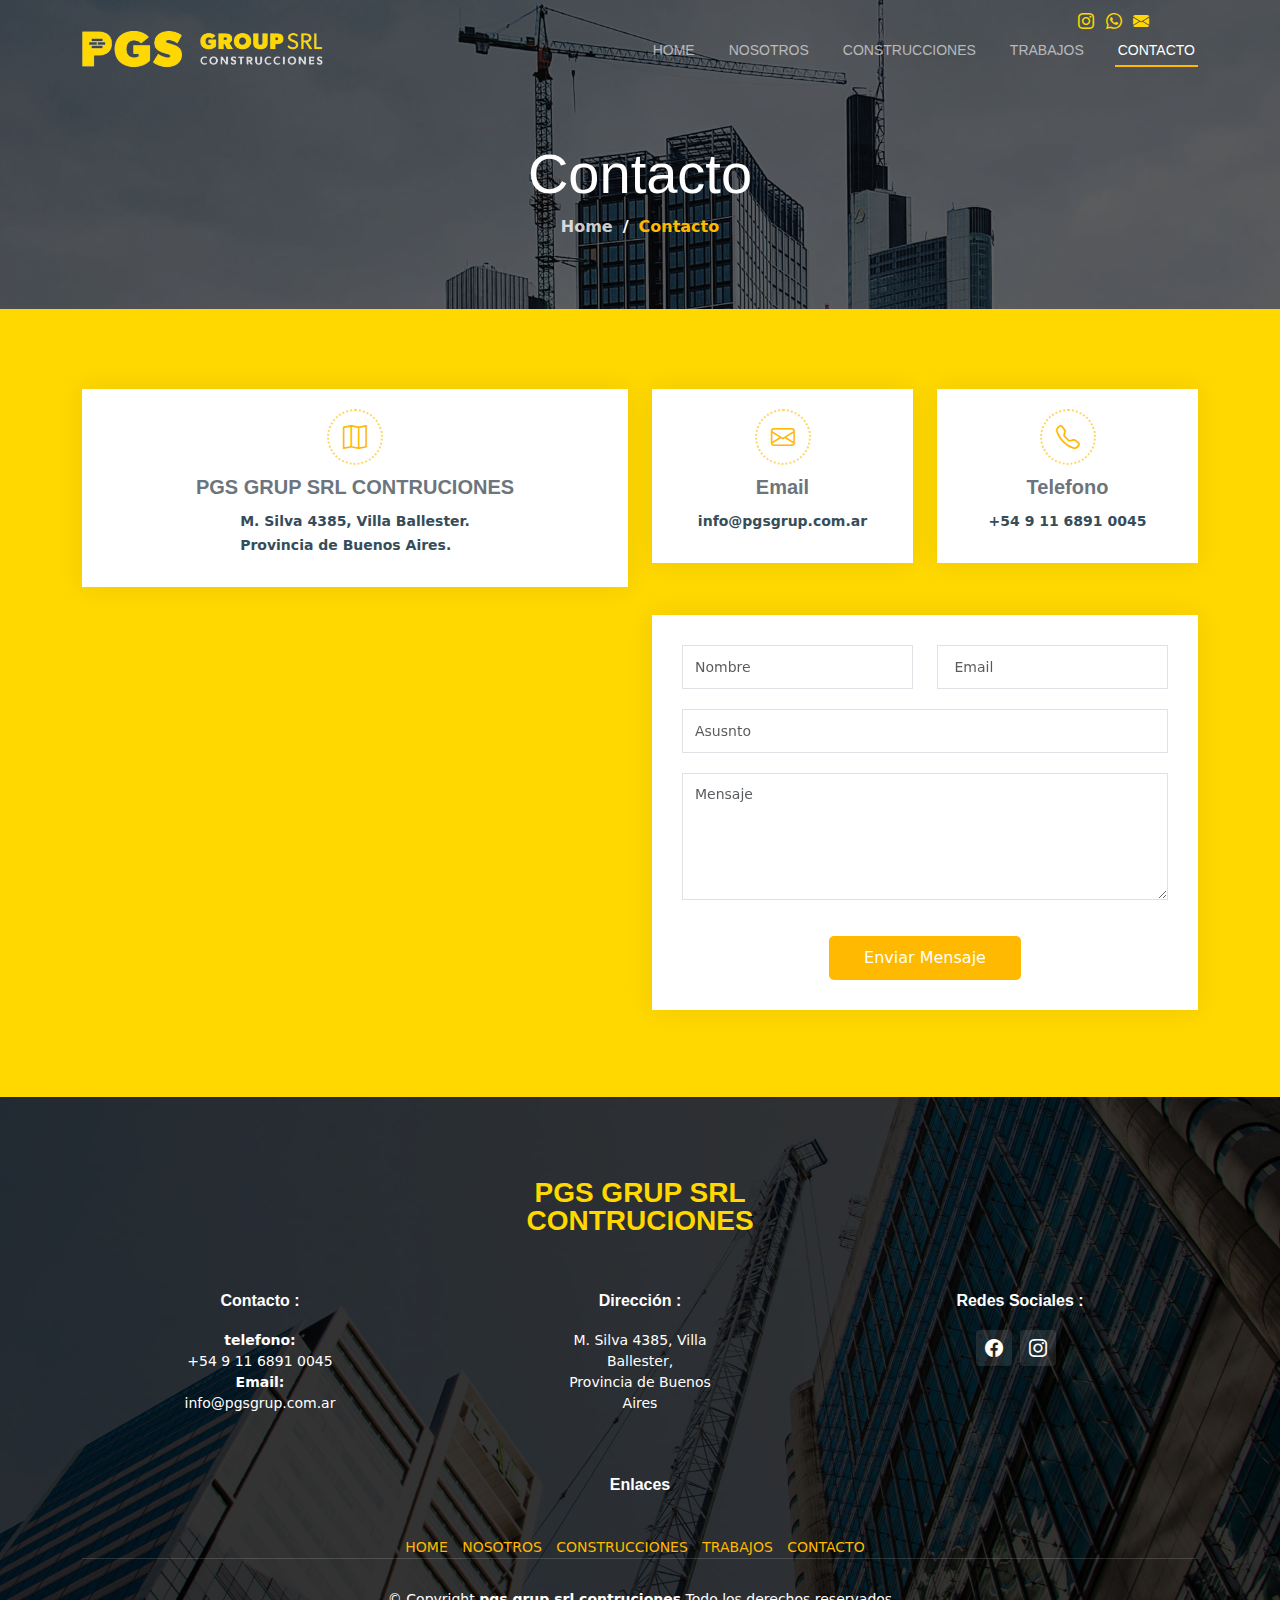
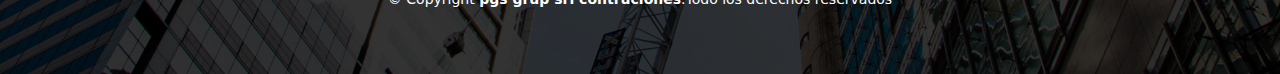
<file: contacto.html>
<!DOCTYPE html>
<html lang="en">

<head>
  <meta charset="utf-8">
  <meta content="width=device-width, initial-scale=1.0" name="viewport">

  <title>PGS GRUP-Contacto</title>
  <meta content="" name="description">
  <meta content="" name="keywords">

 <!-- Favicons--> 
 <link href="../UpConstruction/assets/img/32.png" rel="icon">
 <link href="../UpConstruction/assets/img/16.png" rel="apple-touch-icon">

  <!-- Google Fonts -->
  <link rel="preconnect" href="https://fonts.googleapis.com">
  <link rel="preconnect" href="https://fonts.gstatic.com" crossorigin>
  <link
    href="https://fonts.googleapis.com/css2?family=Open+Sans:ital,wght@0,300;0,400;0,500;0,600;0,700;1,300;1,400;1,600;1,700&family=Roboto:ital,wght@0,300;0,400;0,500;0,600;0,700;1,300;1,400;1,500;1,600;1,700&family=Work+Sans:ital,wght@0,300;0,400;0,500;0,600;0,700;1,300;1,400;1,500;1,600;1,700&display=swap"
    rel="stylesheet">

  <!-- Vendor CSS Files -->
  <link href="assets/vendor/bootstrap/css/bootstrap.min.css" rel="stylesheet">
  <link href="assets/vendor/bootstrap-icons/bootstrap-icons.css" rel="stylesheet">
  <link href="assets/vendor/fontawesome-free/css/all.min.css" rel="stylesheet">
  <link href="assets/vendor/aos/aos.css" rel="stylesheet">
  <link href="assets/vendor/glightbox/css/glightbox.min.css" rel="stylesheet">
  <link href="assets/vendor/swiper/swiper-bundle.min.css" rel="stylesheet">

  <!-- Template Main CSS File -->
  <link href="assets/css/main.css" rel="stylesheet">

  <!-- =======================================================
  * Template Name: UpConstruction - v1.3.0
  * Template URL: https://bootstrapmade.com/upconstruction-bootstrap-construction-website-template/
  * Author: BootstrapMade.com
  * License: https://bootstrapmade.com/license/
  ======================================================== -->
</head>

<body>

  <header id="header" class="header d-flex align-items-center">
    <div class="container-fluid container-xl d-flex align-items-center justify-content-between">

      <a href="index.html" class="logo d-flex align-items-center">
        <!-- Uncomment the line below if you also wish to use an image logo -->
        <img src="./assets/img/sin fondo.png" alt=""> 
        <!--<h1>UpConstruction<span>.</span></h1>-->
        <div class="social-icons">
          <a href="https://instagram.com/pgs_group_srl___?igshid=NTc4MTIwNjQ2YQ==" style="color:#FFD800"><i class="bi bi-instagram" style="color:#FFD800"></i>&nbsp;&nbsp;</a>
          <a href="https://wa.me/1168910045" style="color:#FFD800"><i class="bi bi-whatsapp"></i>&nbsp;&nbsp;</a>
          <a href="mailto:info@pgsgrup.com.ar?" style="color:#FFD800"><i class="bi bi-envelope-fill" style="color:#FFD800"></i>&nbsp;&nbsp;</a>
          
        </div>
      </a>
      <i class="mobile-nav-toggle mobile-nav-show bi bi-list"></i>
      <i class="mobile-nav-toggle mobile-nav-hide d-none bi bi-x"></i>
      <nav id="navbar" class="navbar">
        <ul>
          <li><a href="index.html" >Home</a></li>
          <li><a href="nosotros.html">Nosotros</a></li>
          <li><a href="Construcciones.html">Construcciones</a></li>
          <li><a href="trabajo.html">Trabajos</a></li>
          <!-- <li><a href="clientes.html">clientes</a></li>-->
          <li><a href="contacto.html"class="active">Contacto</a></li>
        </ul>
      </nav><!-- .navbar -->

    </div>
  </header><!-- End Header -->
  <main id="main" >

    <!-- ======= Breadcrumbs ======= -->
    <div class="breadcrumbs d-flex align-items-center" style="background-image: url('assets/img/breadcrumbs-bg.jpg');">
      <div class="container position-relative d-flex flex-column align-items-center" data-aos="fade">

        <h2>Contacto</h2>
        <ol>
          <li><a href="index.html">Home</a></li>
          <li>Contacto</li>
        </ol>

      </div>
    </div><!-- End Breadcrumbs -->

    <!-- ======= Contact Section ======= -->
    <section id="contact" class="contact main-content" style="background-color: #FFD800;">
      <div class="container" data-aos="fade-up" data-aos-delay="100">

        <div class="row gy-4">
          <div class="col-lg-6">
            <div class="info-item  d-flex flex-column justify-content-center align-items-center">
              <i class="bi bi-map direcion"></i>
              <h3>PGS GRUP SRL CONTRUCIONES</h3>
              <p><strong>M. Silva 4385, Villa Ballester.<br>
                Provincia de Buenos Aires.</strong></p>

            </div>
          </div><!-- End Info Item -->

          <div class="col-lg-3 col-md-6">
            <div class="info-item d-flex flex-column justify-content-center align-items-center">
              <i class="bi bi-envelope"></i>
              <h3>Email </h3>
              <p><strong>info@pgsgrup.com.ar</strong></p>
            </div>
          </div><!-- End Info Item -->

          <div class="col-lg-3 col-md-6">
            <div class="info-item  d-flex flex-column justify-content-center align-items-center">
              <i class="bi bi-telephone"></i>
              <h3>Telefono</h3>
              <p><strong>+54 9 11 6891 0045</strong></p>
            </div>
          </div><!-- End Info Item -->

        </div>

        <div class="row gy-4 mt-1">

          <div class="col-lg-6 ">
            <iframe src="https://www.google.com/maps/embed?pb=!1m18!1m12!1m3!1d3286.317809588136!2d-58.546300224977!3d-34.545507854425146!2m3!1f0!2f0!3f0!3m2!1i1024!2i768!4f13.1!3m3!1m2!1s0x95bcb75297ee6b05%3A0x33f9ba28a83a5358!2sM.%20Silva%204385%2C%20Villa%20Ballester%2C%20Provincia%20de%20Buenos%20Aires!5e0!3m2!1ses-419!2sar!4v1690544275536!5m2!1ses-419!2sar" frameborder="0" style="border:0; width: 100%; height: 395px;" allowfullscreen; allowfullscreen="" loading="lazy" referrerpolicy="no-referrer-when-downgrade"></iframe>
          </div><!-- End Google Maps -->

          <div class="col-lg-6">
            <form action="forms/contact.php" method="post" role="form" class="php-email-form">
              <div class="row gy-4">
                <div class="col-lg-6 form-group">
                  <input type="text" name="Nombre" class="form-control" id="name" placeholder="Nombre"" required>
                </div>
                <div class="col-lg-6 form-group">
                  <input type="email" class="form-control" name="email" id="email" placeholder=" Email" required>
                </div>
              </div>
              <div class="form-group">
                <input type="text" class="form-control" name="Asusnto" id="subject" placeholder="Asusnto" required>
              </div>
              <div class="form-group">
                <textarea class="form-control" name="Mensaje" rows="5" placeholder="Mensaje" required></textarea>
              </div>
              <div class="my-3">
                <div class="loading">Loading</div>
                <div class="error-message"></div>
                <div class="sent-message">Your message has been sent. Thank you!</div>
              </div>
              <div class="text-center"><button type="submit">Enviar Mensaje</button></div>
            </form>
          </div><!-- End Contact Form -->

        </div>

      </div>
    </section><!-- End Contact Section -->

  </main><!-- End #main -->

  <footer id="footer" class="footer">
    <div class="footer-content position-relative">
      <div class="container">
        <div class="row justify-content-center">
          <div class="col-lg-4 col-md-6 mb-4 mx-auto">
            <div class="footer-info">
              <h3 style="color:#FFD800">PGS GRUP SRL CONTRUCIONES</h3>
            </div>
          </div>
        </div>
        
        <div class="row justify-content-center">
          <div class="col-lg-2 col-md-3 mb-4 mx-auto ml-2">
            <h4>Contacto :</h4>
            <p>
              <strong>telefono:</strong><br> 
              +54 9 11 6891 0045<br>
              <strong>Email:</strong>
              info@pgsgrup.com.ar<br>
            </p>
          </div>
        
          <div class="col-lg-2 col-md-3 mb-4 mx-auto ml-2">
            <h4>Dirección :</h4>
            <p>
              M. Silva 4385, Villa Ballester,<br>
              Provincia de Buenos Aires<br><br>
            </p>
          </div>
        
          <div class="col-lg-2 col-md-3 mb-4 mx-auto ml-2">
             <h4>Redes Sociales :</h4>
             <div class="social-links d-flex justify-content-center  ">
                <a href="#" class="d-flex align-items-center justify-content-center"><i class="bi bi-facebook"></i></a><br>
                <a href="https://instagram.com/pgs_group_srl___?igshid=NTc4MTIwNjQ2YQ==" class="d-flex align-items-center justify-content-center"><i class="bi bi-instagram"></i></a>
              </div>
          </div>
        </div>
        </div>
       <h4 class="text-center footer-links">Enlaces</h4>
      <ul class="inline-list">
        <li><a href="index.html">Home</a></li>
        <li><a href="nosotros.html">Nosotros</a></li>
        <li><a href="Construcciones.html">Construcciones</a></li>
        <li><a href="trabajo.html">Trabajos</a></li>
      <!--  <li><a href="clientes.html">clientes</a></li>-->
        <li><a href="contacto.html">Contacto</a></li>
      </ul>
    </div>
  
  <div class="footer-legal text-center position-relative">
    <div class="container">
      <div class="copyright">
        &copy; Copyright <strong><span>pgs grup srl contruciones</span></strong>.Todo los derechos reservados
      </div>
  
        <div class="credits">
          <!-- All the links in the footer should remain intact. -->
          <!-- You can delete the links only if you purchased the pro version. -->
          <!-- Licensing information: https://bootstrapmade.com/license/ -->
          <!-- Purchase the pro version with working PHP/AJAX contact form: https://bootstrapmade.com/upconstruction-bootstrap-construction-website-template/ -->
         <!-- Designed by <a href="https://bootstrapmade.com/">BootstrapMade</a> Distributed by <a
            href="https://themewagon.com">ThemeWagon</a>-->
        </div>
      </div>
    </div>

  </footer>
  <!-- End Footer -->
  <a href="#" class="scroll-top d-flex align-items-center justify-content-center"><i
      class="bi bi-arrow-up-short"></i></a>

  <div id="preloader"></div>

  <!-- Vendor JS Files -->
  <script src="assets/vendor/bootstrap/js/bootstrap.bundle.min.js"></script>
  <script src="assets/vendor/aos/aos.js"></script>
  <script src="assets/vendor/glightbox/js/glightbox.min.js"></script>
  <script src="assets/vendor/isotope-layout/isotope.pkgd.min.js"></script>
  <script src="assets/vendor/swiper/swiper-bundle.min.js"></script>
  <script src="assets/vendor/purecounter/purecounter_vanilla.js"></script>
  <script src="assets/vendor/php-email-form/validate.js"></script>

  <!-- Template Main JS File -->
  <script src="assets/js/main.js"></script>

</body>

</html>
</file>
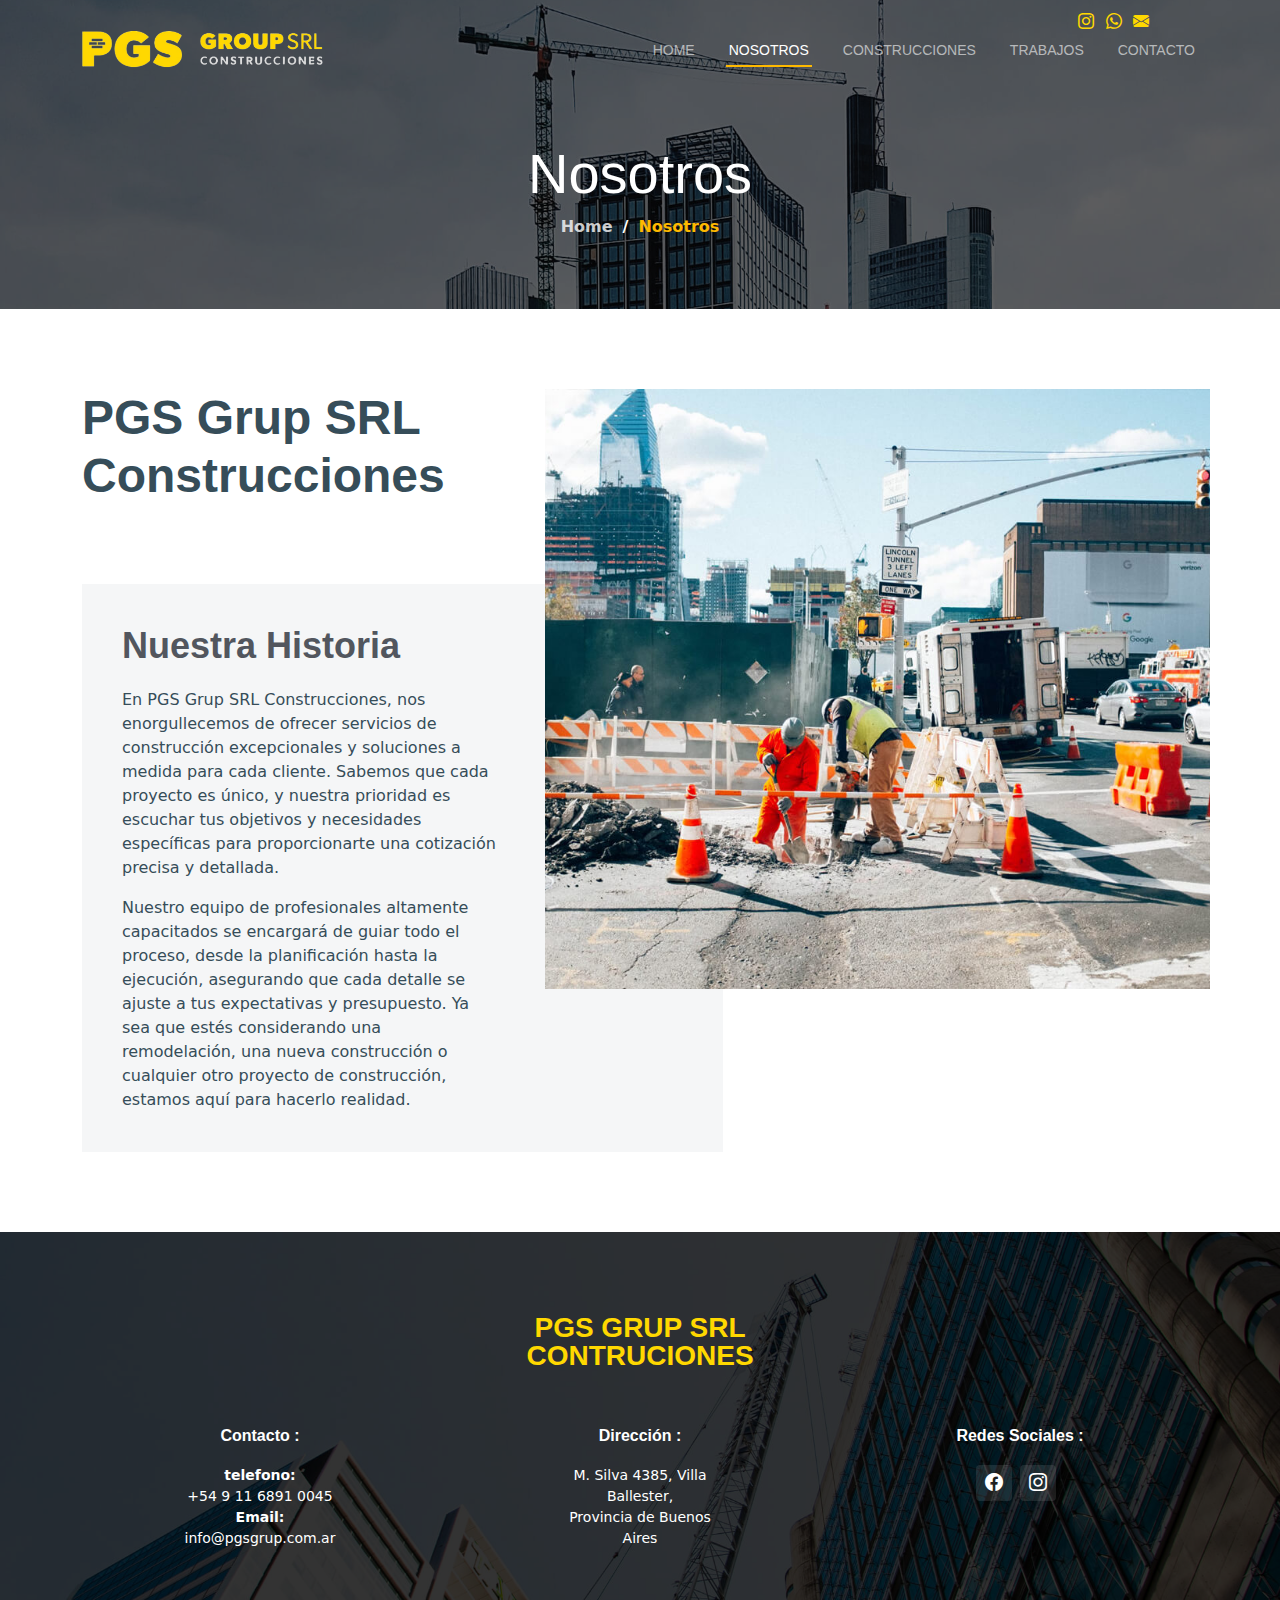
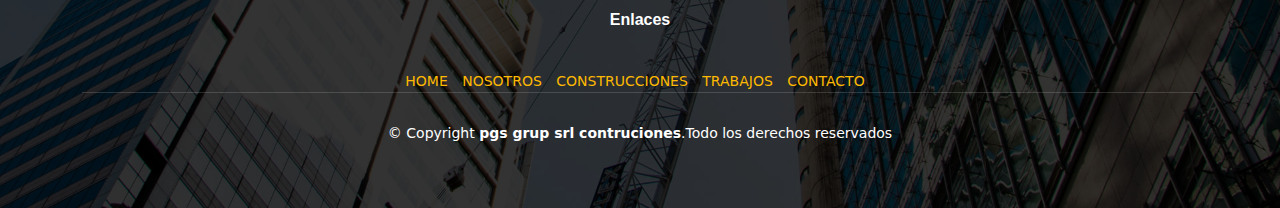
<file: nosotros.html>
<!DOCTYPE html>
<html lang="en">

<head>
  <meta charset="utf-8">
  <meta content="width=device-width, initial-scale=1.0" name="viewport">

  <title>PGS GRUP-Nosotros</title>
  <meta content="" name="description">
  <meta content="" name="keywords">

  <!-- Favicons--> 
  <link href="../UpConstruction/assets/img/32.png" rel="icon">
  <link href="../UpConstruction/assets/img/16.png" rel="apple-touch-icon">


  <!-- Google Fonts -->
  <link rel="preconnect" href="https://fonts.googleapis.com">
  <link rel="preconnect" href="https://fonts.gstatic.com" crossorigin>
  <link
    href="https://fonts.googleapis.com/css2?family=Open+Sans:ital,wght@0,300;0,400;0,500;0,600;0,700;1,300;1,400;1,600;1,700&family=Roboto:ital,wght@0,300;0,400;0,500;0,600;0,700;1,300;1,400;1,500;1,600;1,700&family=Work+Sans:ital,wght@0,300;0,400;0,500;0,600;0,700;1,300;1,400;1,500;1,600;1,700&display=swap"
    rel="stylesheet">

  <!-- Vendor CSS Files -->
  <link href="assets/vendor/bootstrap/css/bootstrap.min.css" rel="stylesheet">
  <link href="assets/vendor/bootstrap-icons/bootstrap-icons.css" rel="stylesheet">
  <link href="assets/vendor/fontawesome-free/css/all.min.css" rel="stylesheet">
  <link href="assets/vendor/aos/aos.css" rel="stylesheet">
  <link href="assets/vendor/glightbox/css/glightbox.min.css" rel="stylesheet">
  <link href="assets/vendor/swiper/swiper-bundle.min.css" rel="stylesheet">

  <!-- Template Main CSS File -->
  <link href="assets/css/main.css" rel="stylesheet">

  <!-- =======================================================
  * Template Name: UpConstruction - v1.3.0
  * Template URL: https://bootstrapmade.com/upconstruction-bootstrap-construction-website-template/
  * Author: BootstrapMade.com
  * License: https://bootstrapmade.com/license/
  ======================================================== -->
</head>

<body>

  <header id="header" class="header d-flex align-items-center">
    <div class="container-fluid container-xl d-flex align-items-center justify-content-between">

      <a href="index.html" class="logo d-flex align-items-center">
        <!-- Uncomment the line below if you also wish to use an image logo -->
        <img src="./assets/img/sin fondo.png" alt=""> 
        <!--<h1>UpConstruction<span>.</span></h1>-->
        <div class="social-icons">
          <a href="https://instagram.com/pgs_group_srl___?igshid=NTc4MTIwNjQ2YQ==" style="color:#FFD800"><i class="bi bi-instagram" style="color:#FFD800"></i>&nbsp;&nbsp;</a>
          <a href="https://wa.me/1168910045" style="color:#FFD800"><i class="bi bi-whatsapp"></i>&nbsp;&nbsp;</a>
          <a href="mailto:info@pgsgrup.com.ar?" style="color:#FFD800"><i class="bi bi-envelope-fill" style="color:#FFD800"></i>&nbsp;&nbsp;</a>
          
        </div>
      <i class="mobile-nav-toggle mobile-nav-show bi bi-list"></i>
      <i class="mobile-nav-toggle mobile-nav-hide d-none bi bi-x"></i>
      <nav id="navbar" class="navbar">
        <ul>
          <li><a href="index.html" >Home</a></li>
          <li><a href="nosotros.html"class="active">Nosotros</a></li>
          <li><a href="Construcciones.html">Construcciones</a></li>
          <li><a href="trabajo.html">Trabajos</a></li>
         <!-- <li><a href="clientes.html">clientes</a></li>-->
          <li><a href="contacto.html">Contacto</a></li>
        </ul>
      </nav><!-- .navbar -->

    </div>
  </header><!-- End Header -->
  <main id="main">

    <!-- ======= Breadcrumbs ======= -->
    <div class="breadcrumbs d-flex align-items-center" style="background-image: url('assets/img/breadcrumbs-bg.jpg');">
      <div class="container position-relative d-flex flex-column align-items-center" data-aos="fade">

        <h2>Nosotros</h2>
        <ol>
          <li><a href="index.html">Home</a></li>
          <li>Nosotros</li>
        </ol>

      </div>
    </div><!-- End Breadcrumbs -->

    <!-- ======= About Section ======= -->
    <section id="about" class="about">
      <div class="container" data-aos="fade-up">

        <div class="row position-relative">

          <div class="col-lg-7 about-img" style="background-image: url(assets/img/about.jpg);"></div>

          <div class="col-lg-7">
            <h2>PGS Grup SRL Construcciones</h2>
            <div class="our-story">
              <h3>Nuestra Historia </h3>
              <p>En PGS Grup SRL Construcciones, nos enorgullecemos de ofrecer servicios de construcción excepcionales y soluciones a medida para cada cliente. Sabemos que cada proyecto es único, y nuestra prioridad es escuchar
                tus objetivos y necesidades específicas para proporcionarte una cotización precisa y detallada.
             <p>Nuestro equipo de profesionales altamente capacitados se encargará de guiar todo el proceso, desde la planificación hasta la ejecución, asegurando que cada detalle se ajuste a tus expectativas y presupuesto. Ya sea que estés considerando una remodelación, 
               una nueva construcción o cualquier otro proyecto de construcción, estamos aquí para hacerlo realidad.</p>
              
            </div>
          </div>

        </div>

      </div>
    </section>
    <!-- End About Section -->

    
   

   

  </main><!-- End #main -->

  <!-- ======= Footer ======= -->
  <footer id="footer" class="footer">
    <div class="footer-content position-relative">
      <div class="container">
        <div class="row justify-content-center">
          <div class="col-lg-4 col-md-6 mb-4 mx-auto">
            <div class="footer-info">
              <h3 style="color:#FFD800">PGS GRUP SRL CONTRUCIONES</h3>
            </div>
          </div>
        </div>
        
        <div class="row justify-content-center">
          <div class="col-lg-2 col-md-3 mb-4 mx-auto ml-2">
            <h4>Contacto :</h4>
            <p>
              <strong>telefono:</strong><br> 
              +54 9 11 6891 0045<br>
              <strong>Email:</strong>
              info@pgsgrup.com.ar<br>
            </p>
          </div>
        
          <div class="col-lg-2 col-md-3 mb-4 mx-auto ml-2">
            <h4>Dirección :</h4>
            <p>
              M. Silva 4385, Villa Ballester,<br>
              Provincia de Buenos Aires<br><br>
            </p>
          </div>
        
          <div class="col-lg-2 col-md-3 mb-4 mx-auto ml-2">
             <h4>Redes Sociales :</h4>
             <div class="social-links d-flex justify-content-center  ">
                <a href="#" class="d-flex align-items-center justify-content-center"><i class="bi bi-facebook"></i></a><br>
                <a href="https://instagram.com/pgs_group_srl___?igshid=NTc4MTIwNjQ2YQ==" class="d-flex align-items-center justify-content-center"><i class="bi bi-instagram"></i></a>
              </div>
          </div>
        </div>
        </div>
       <h4 class="text-center footer-links">Enlaces</h4>
      <ul class="inline-list">
        <li><a href="index.html">Home</a></li>
        <li><a href="nosotros.html">Nosotros</a></li>
        <li><a href="Construcciones.html">Construcciones</a></li>
        <li><a href="trabajo.html">Trabajos</a></li>
      <!--  <li><a href="clientes.html">clientes</a></li>-->
        <li><a href="contacto.html">Contacto</a></li>
      </ul>
    </div>
  
  <div class="footer-legal text-center position-relative">
    <div class="container">
      <div class="copyright">
        &copy; Copyright <strong><span>pgs grup srl contruciones</span></strong>.Todo los derechos reservados
      </div>
  
        <div class="credits">
          <!-- All the links in the footer should remain intact. -->
          <!-- You can delete the links only if you purchased the pro version. -->
          <!-- Licensing information: https://bootstrapmade.com/license/ -->
          <!-- Purchase the pro version with working PHP/AJAX contact form: https://bootstrapmade.com/upconstruction-bootstrap-construction-website-template/ -->
        <!--  Designed by <a href="https://bootstrapmade.com/">BootstrapMade</a> Distributed by <a
            href="https://themewagon.com">ThemeWagon</a>-->
        </div>
      </div>
    </div>

  </footer>
  <!-- End Footer -->

  <a href="#" class="scroll-top d-flex align-items-center justify-content-center"><i
      class="bi bi-arrow-up-short"></i></a>

  <div id="preloader"></div>

  <!-- Vendor JS Files -->
  <script src="assets/vendor/bootstrap/js/bootstrap.bundle.min.js"></script>
  <script src="assets/vendor/aos/aos.js"></script>
  <script src="assets/vendor/glightbox/js/glightbox.min.js"></script>
  <script src="assets/vendor/isotope-layout/isotope.pkgd.min.js"></script>
  <script src="assets/vendor/swiper/swiper-bundle.min.js"></script>
  <script src="assets/vendor/purecounter/purecounter_vanilla.js"></script>
  <script src="assets/vendor/php-email-form/validate.js"></script>

  <!-- Template Main JS File -->
  <script src="assets/js/main.js"></script>

</body>

</html>
</file>
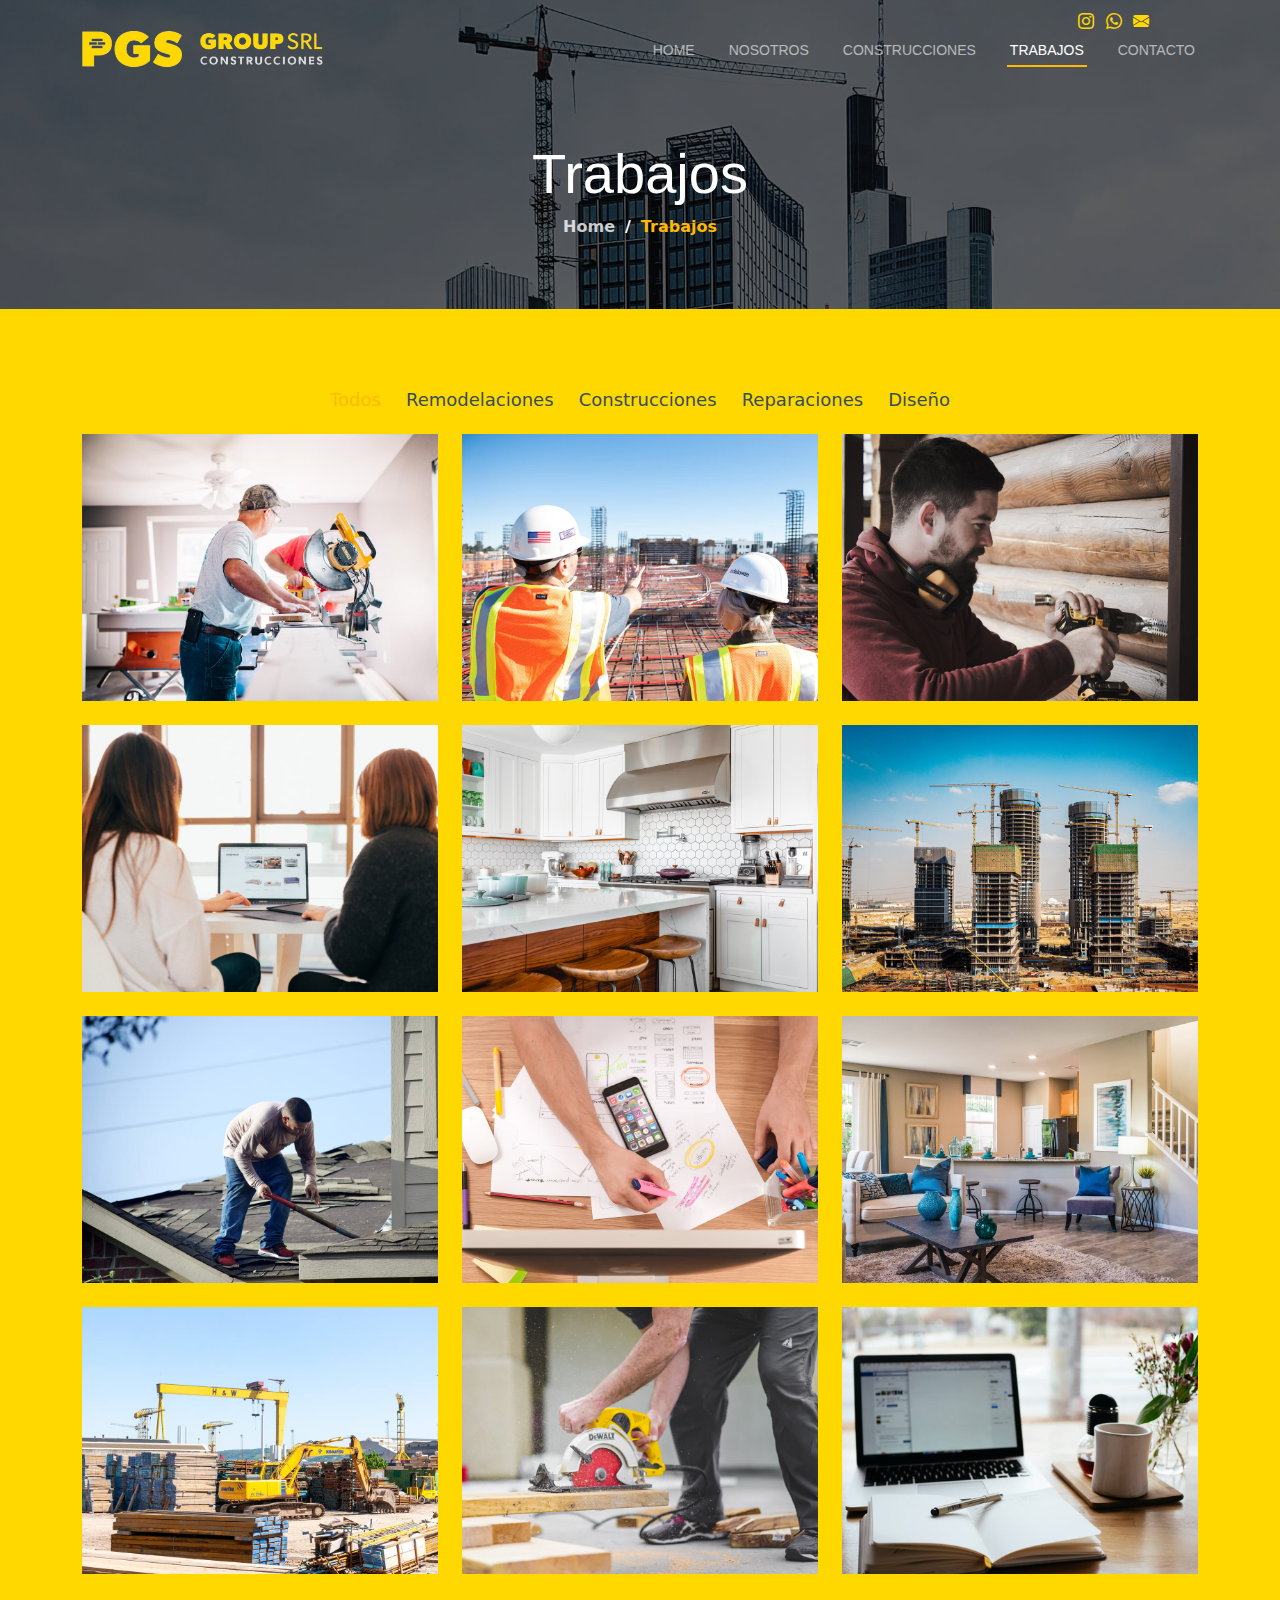
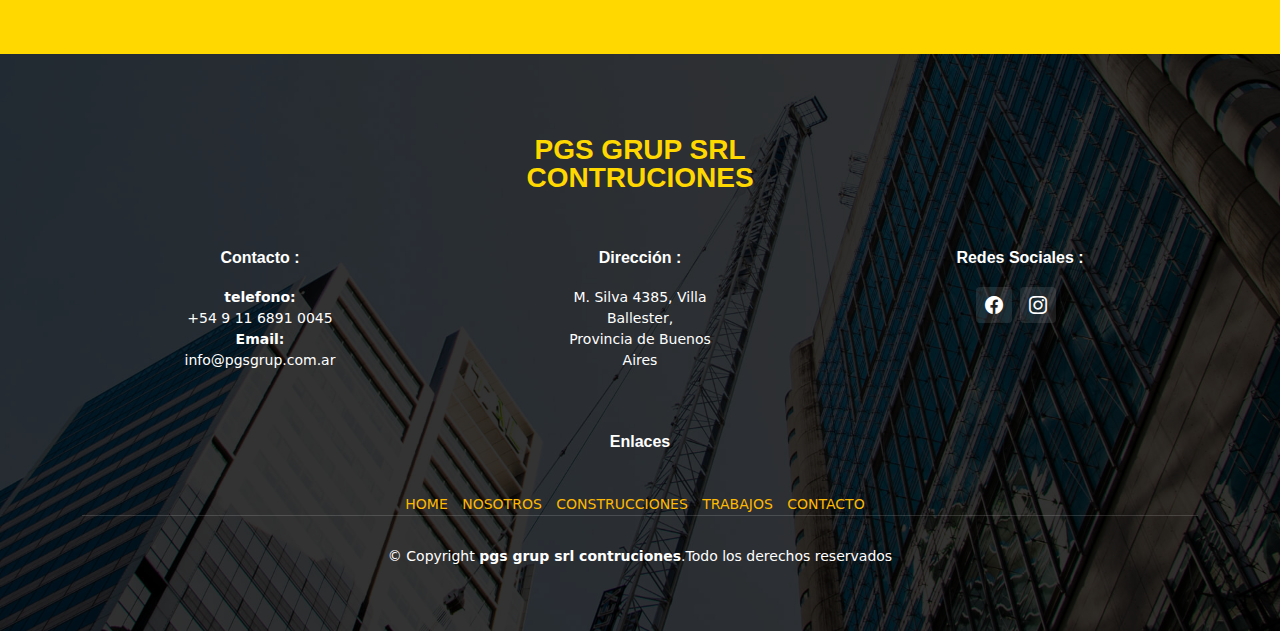
<file: trabajo.html>
<!DOCTYPE html>
<html lang="en">

<head>
  <meta charset="utf-8">
  <meta content="width=device-width, initial-scale=1.0" name="viewport">

  <title>PGS GRUP-Trabajo</title>
  <meta content="" name="description">
  <meta content="" name="keywords">

  <!-- Favicons--> 
  <link href="../UpConstruction/assets/img/32.png" rel="icon">
  <link href="../UpConstruction/assets/img/16.png" rel="apple-touch-icon">

  <!-- Google Fonts -->
  <link rel="preconnect" href="https://fonts.googleapis.com">
  <link rel="preconnect" href="https://fonts.gstatic.com" crossorigin>
  <link
    href="https://fonts.googleapis.com/css2?family=Open+Sans:ital,wght@0,300;0,400;0,500;0,600;0,700;1,300;1,400;1,600;1,700&family=Roboto:ital,wght@0,300;0,400;0,500;0,600;0,700;1,300;1,400;1,500;1,600;1,700&family=Work+Sans:ital,wght@0,300;0,400;0,500;0,600;0,700;1,300;1,400;1,500;1,600;1,700&display=swap"
    rel="stylesheet">

  <!-- Vendor CSS Files -->
  <link href="assets/vendor/bootstrap/css/bootstrap.min.css" rel="stylesheet">
  <link href="assets/vendor/bootstrap-icons/bootstrap-icons.css" rel="stylesheet">
  <link href="assets/vendor/fontawesome-free/css/all.min.css" rel="stylesheet">
  <link href="assets/vendor/aos/aos.css" rel="stylesheet">
  <link href="assets/vendor/glightbox/css/glightbox.min.css" rel="stylesheet">
  <link href="assets/vendor/swiper/swiper-bundle.min.css" rel="stylesheet">

  <!-- Template Main CSS File -->
  <link href="assets/css/main.css" rel="stylesheet">

  <!-- =======================================================
  * Template Name: UpConstruction - v1.3.0
  * Template URL: https://bootstrapmade.com/upconstruction-bootstrap-construction-website-template/
  * Author: BootstrapMade.com
  * License: https://bootstrapmade.com/license/
  ======================================================== -->
</head>

<body> <header id="header" class="header d-flex align-items-center">
  <div class="container-fluid container-xl d-flex align-items-center justify-content-between">

    <a href="index.html" class="logo d-flex align-items-center">
      <!-- Uncomment the line below if you also wish to use an image logo -->
      <img src="./assets/img/sin fondo.png" alt=""> 
      <!--<h1>UpConstruction<span>.</span></h1>-->
      <div class="social-icons">
        <a href="https://instagram.com/pgs_group_srl___?igshid=NTc4MTIwNjQ2YQ==" style="color:#FFD800"><i class="bi bi-instagram" style="color:#FFD800"></i>&nbsp;&nbsp;</a>
        <a href="https://wa.me/1168910045" style="color:#FFD800"><i class="bi bi-whatsapp"></i>&nbsp;&nbsp;</a>
        <a href="mailto:info@pgsgrup.com.ar?" style="color:#FFD800"><i class="bi bi-envelope-fill" style="color:#FFD800"></i>&nbsp;&nbsp;</a>
        
      </div>
    </a>
    <i class="mobile-nav-toggle mobile-nav-show bi bi-list"></i>
    <i class="mobile-nav-toggle mobile-nav-hide d-none bi bi-x"></i>
    <nav id="navbar" class="navbar">
      <ul>
        <li><a href="index.html" >Home</a></li>
        <li><a href="nosotros.html">Nosotros</a></li>
        <li><a href="Construcciones.html">Construcciones</a></li>
        <li><a href="trabajo.html"class="active">Trabajos</a></li>
       <!-- <li><a href="clientes.html">clientes</a></li>-->
        <li><a href="contacto.html">Contacto</a></li>
      </ul>
    </nav><!-- .navbar -->

  </div>
</header><!-- End Header -->

  

  <main id="main">

    <!-- ======= Breadcrumbs ======= -->
    <div class="breadcrumbs d-flex align-items-center" style="background-image: url('assets/img/breadcrumbs-bg.jpg');">
      <div class="container position-relative d-flex flex-column align-items-center" data-aos="fade">

        <h2>Trabajos</h2>
        <ol>
          <li><a href="index.html">Home</a></li>
          <li>Trabajos</li>
        </ol>

      </div>
    </div><!-- End Breadcrumbs -->

    <!-- ======= Our Projects Section ======= -->
    <section id="projects" class="projects" style="background-color: #FFD800;">
      <div class="container" data-aos="fade-up">

        <div class="portfolio-isotope" data-portfolio-filter="*" data-portfolio-layout="masonry"
          data-portfolio-sort="original-order">

          <ul class="portfolio-flters" data-aos="fade-up" data-aos-delay="100">
            <li data-filter="*" class="filter-active">Todos</li>
            <li data-filter=".filter-remodeling">Remodelaciones</li>
            <li data-filter=".filter-construction">Construcciones</li>
            <li data-filter=".filter-repairs">Reparaciones</li>
            <li data-filter=".filter-design">Diseño</li>
          </ul><!-- End Projects Filters -->

          <div class="row gy-4 portfolio-container" data-aos="fade-up" data-aos-delay="200">

            <div class="col-lg-4 col-md-6 portfolio-item filter-remodeling">
              <div class="portfolio-content h-100">
                <img src="assets/img/projects/remodeling-1.jpg" class="img-fluid" alt="">
                <div class="portfolio-info">
                  <h4> Remodelaciones1</h4>
                
                  <a href="assets/img/projects/remodeling-1.jpg" title="Remodeling 1"
                    data-gallery="portfolio-gallery-remodeling" class="glightbox preview-link"><i
                      class="bi bi-zoom-in"></i></a>
                  
                </div>
              </div>
            </div><!-- End Projects Item -->

            <div class="col-lg-4 col-md-6 portfolio-item filter-construction">
              <div class="portfolio-content h-100">
                <img src="assets/img/projects/construction-1.jpg" class="img-fluid" alt="">
                <div class="portfolio-info">
                  <h4>Construcciones 1</h4>
                 
                  <a href="assets/img/projects/construction-1.jpg" title="Construction 1"
                    data-gallery="portfolio-gallery-construction" class="glightbox preview-link"><i
                      class="bi bi-zoom-in"></i></a>
                 
                </div>
              </div>
            </div><!-- End Projects Item -->

            <div class="col-lg-4 col-md-6 portfolio-item filter-repairs">
              <div class="portfolio-content h-100">
                <img src="assets/img/projects/repairs-1.jpg" class="img-fluid" alt="">
                <div class="portfolio-info">
                  <h4>Reparaciones1</h4>
                 
                  <a href="assets/img/projects/repairs-1.jpg" title="Repairs 1" data-gallery="portfolio-gallery-repairs"
                    class="glightbox preview-link"><i class="bi bi-zoom-in"></i></a>
                 
                </div>
              </div>
            </div><!-- End Projects Item -->

            <div class="col-lg-4 col-md-6 portfolio-item filter-design">
              <div class="portfolio-content h-100">
                <img src="assets/img/projects/design-1.jpg" class="img-fluid" alt="">
                <div class="portfolio-info">
                  <h4>Diseño 1</h4>
                 
                  <a href="assets/img/projects/design-1.jpg" title="Repairs 1" data-gallery="portfolio-gallery-book"
                    class="glightbox preview-link"><i class="bi bi-zoom-in"></i></a>
                 
                </div>
              </div>
            </div><!-- End Projects Item -->

            <div class="col-lg-4 col-md-6 portfolio-item filter-remodeling">
              <div class="portfolio-content h-100">
                <img src="assets/img/projects/remodeling-2.jpg" class="img-fluid" alt="">
                <div class="portfolio-info">
                  <h4>Remodelaciones 2</h4>
                
                  <a href="assets/img/projects/remodeling-2.jpg" title="Remodeling 2"
                    data-gallery="portfolio-gallery-remodeling" class="glightbox preview-link"><i
                      class="bi bi-zoom-in"></i></a>
                 
                </div>
              </div>
            </div><!-- End Projects Item -->

            <div class="col-lg-4 col-md-6 portfolio-item filter-construction">
              <div class="portfolio-content h-100">
                <img src="assets/img/projects/construction-2.jpg" class="img-fluid" alt="">
                <div class="portfolio-info">
                  <h4>Construcciones 2</h4>
                 
                  <a href="assets/img/projects/construction-2.jpg" title="Construction 2"
                    data-gallery="portfolio-gallery-construction" class="glightbox preview-link"><i
                      class="bi bi-zoom-in"></i></a>
                 
                </div>
              </div>
            </div><!-- End Projects Item -->

            <div class="col-lg-4 col-md-6 portfolio-item filter-repairs">
              <div class="portfolio-content h-100">
                <img src="assets/img/projects/repairs-2.jpg" class="img-fluid" alt="">
                <div class="portfolio-info">
                  <h4>Reparaciones 2</h4>
                  
                  <a href="assets/img/projects/repairs-2.jpg" title="Repairs 2" data-gallery="portfolio-gallery-repairs"
                    class="glightbox preview-link"><i class="bi bi-zoom-in"></i></a>
                 
                </div>
              </div>
            </div><!-- End Projects Item -->

            <div class="col-lg-4 col-md-6 portfolio-item filter-design">
              <div class="portfolio-content h-100">
                <img src="assets/img/projects/design-2.jpg" class="img-fluid" alt="">
                <div class="portfolio-info">
                  <h4>Diseño 2</h4>
                 
                  <a href="assets/img/projects/design-2.jpg" title="Repairs 2" data-gallery="portfolio-gallery-book"
                    class="glightbox preview-link"><i class="bi bi-zoom-in"></i></a>
                 
                </div>
              </div>
            </div><!-- End Projects Item -->

            <div class="col-lg-4 col-md-6 portfolio-item filter-remodeling">
              <div class="portfolio-content h-100">
                <img src="assets/img/projects/remodeling-3.jpg" class="img-fluid" alt="">
                <div class="portfolio-info">
                  <h4>Remodelaciones 3</h4>
                  
                  <a href="assets/img/projects/remodeling-3.jpg" title="Remodeling 3"
                    data-gallery="portfolio-gallery-remodeling" class="glightbox preview-link"><i
                      class="bi bi-zoom-in"></i></a>
                 
                </div>
              </div>
            </div><!-- End Projects Item -->

            <div class="col-lg-4 col-md-6 portfolio-item filter-construction">
              <div class="portfolio-content h-100">
                <img src="assets/img/projects/construction-3.jpg" class="img-fluid" alt="">
                <div class="portfolio-info">
                  <h4>Construcciones 3</h4>
                 
                  <a href="assets/img/projects/construction-3.jpg" title="Construction 3"
                    data-gallery="portfolio-gallery-construction" class="glightbox preview-link"><i
                      class="bi bi-zoom-in"></i></a>
                  
                </div>
              </div>
            </div><!-- End Projects Item -->

            <div class="col-lg-4 col-md-6 portfolio-item filter-repairs">
              <div class="portfolio-content h-100">
                <img src="assets/img/projects/repairs-3.jpg" class="img-fluid" alt="">
                <div class="portfolio-info">
                  <h4>Reparaciones 3</h4>
                    <a href="assets/img/projects/repairs-3.jpg" title="Repairs 2" data-gallery="portfolio-gallery-repairs"
                    class="glightbox preview-link"><i class="bi bi-zoom-in"></i></a>
                   </div>
              </div>
            </div><!-- End Projects Item -->

            <div class="col-lg-4 col-md-6 portfolio-item filter-design">
              <div class="portfolio-content h-100">
                <img src="assets/img/projects/design-3.jpg" class="img-fluid" alt="">
                <div class="portfolio-info">
                  <h4>Diseño 3</h4>
                    <a href="assets/img/projects/design-3.jpg" title="Repairs 3" data-gallery="portfolio-gallery-book"
                    class="glightbox preview-link"><i class="bi bi-zoom-in"></i></a>
                 
                </div>
              </div>
            </div><!-- End Projects Item -->

          </div><!-- End Projects Container -->

        </div>

      </div>
    </section><!-- End Our Projects Section -->

  </main><!-- End #main -->

  <!-- ======= Footer ======= -->
  <footer id="footer" class="footer">
    <div class="footer-content position-relative">
      <div class="container">
        <div class="row justify-content-center">
          <div class="col-lg-4 col-md-6 mb-4 mx-auto">
            <div class="footer-info">
              <h3 style="color:#FFD800">PGS GRUP SRL CONTRUCIONES</h3>
            </div>
          </div>
        </div>
        
        <div class="row justify-content-center">
          <div class="col-lg-2 col-md-3 mb-4 mx-auto ml-2">
            <h4>Contacto :</h4>
            <p>
              <strong>telefono:</strong><br> 
              +54 9 11 6891 0045<br>
              <strong>Email:</strong>
              info@pgsgrup.com.ar<br>
            </p>
          </div>
        
          <div class="col-lg-2 col-md-3 mb-4 mx-auto ml-2">
            <h4>Dirección :</h4>
            <p>
              M. Silva 4385, Villa Ballester,<br>
              Provincia de Buenos Aires<br><br>
            </p>
          </div>
        
          <div class="col-lg-2 col-md-3 mb-4 mx-auto ml-2">
             <h4>Redes Sociales :</h4>
             <div class="social-links d-flex justify-content-center  ">
                <a href="#" class="d-flex align-items-center justify-content-center"><i class="bi bi-facebook"></i></a><br>
                <a href="https://instagram.com/pgs_group_srl___?igshid=NTc4MTIwNjQ2YQ==" class="d-flex align-items-center justify-content-center"><i class="bi bi-instagram"></i></a>
              </div>
          </div>
        </div>
        </div>
       <h4 class="text-center footer-links">Enlaces</h4>
      <ul class="inline-list">
        <li><a href="index.html">Home</a></li>
        <li><a href="nosotros.html">Nosotros</a></li>
        <li><a href="Construcciones.html">Construcciones</a></li>
        <li><a href="trabajo.html">Trabajos</a></li>
      <!--  <li><a href="clientes.html">clientes</a></li>-->
        <li><a href="contacto.html">Contacto</a></li>
      </ul>
    </div>
  
  <div class="footer-legal text-center position-relative">
    <div class="container">
      <div class="copyright">
        &copy; Copyright <strong><span>pgs grup srl contruciones</span></strong>.Todo los derechos reservados
      </div>
  
        <div class="credits">
          <!-- All the links in the footer should remain intact. -->
          <!-- You can delete the links only if you purchased the pro version. -->
          <!-- Licensing information: https://bootstrapmade.com/license/ -->
          <!-- Purchase the pro version with working PHP/AJAX contact form: https://bootstrapmade.com/upconstruction-bootstrap-construction-website-template/ -->
           <!--Designed by <a href="https://bootstrapmade.com/">BootstrapMade</a> Distributed by <a
            href="https://themewagon.com">ThemeWagon</a>-->
        </div>
      </div>
    </div>

  </footer>
  <!-- End Footer -->

  <a href="#" class="scroll-top d-flex align-items-center justify-content-center"><i
      class="bi bi-arrow-up-short"></i></a>

  <div id="preloader"></div>

  <!-- Vendor JS Files -->
  <script src="assets/vendor/bootstrap/js/bootstrap.bundle.min.js"></script>
  <script src="assets/vendor/aos/aos.js"></script>
  <script src="assets/vendor/glightbox/js/glightbox.min.js"></script>
  <script src="assets/vendor/isotope-layout/isotope.pkgd.min.js"></script>
  <script src="assets/vendor/swiper/swiper-bundle.min.js"></script>
  <script src="assets/vendor/purecounter/purecounter_vanilla.js"></script>
  <script src="assets/vendor/php-email-form/validate.js"></script>

  <!-- Template Main JS File -->
  <script src="assets/js/main.js"></script>

</body>

</html>
</file>
<file: assets/css/main.css>
/**
* Template Name: UpConstruction
* Updated: Jul 27 2023 with Bootstrap v5.3.1
* Template URL: https://bootstrapmade.com/upconstruction-bootstrap-construction-website-template/
* Author: BootstrapMade.com
* License: https://bootstrapmade.com/license/
*/

/*--------------------------------------------------------------
# Set main reusable colors and fonts using CSS variables
# Learn more about CSS variables at https://developer.mozilla.org/en-US/docs/Web/CSS/Using_CSS_custom_properties
--------------------------------------------------------------*/
/* Fonts */
@font-face {
  font-family: 'MiFuenteLocal';
  src: url('../fonts/Gibson/Demo_Fonts/Fontspring-DEMO-gibson-regular.otf') format('regular');
  font-weight: normal;
  font-style: normal;
}

/* Definir otras fuentes locales de manera similar */

:root {
--font-default: "regular", system-ui, -apple-system, sans-serif;
--font-primary: "medium.", sans-serif;
--font-secondary: "book", sans-serif;
}

/* Colors */
:root {
  --color-default: #364d59;
  --color-primary: #feb900;
  --color-secondary: #52565e;
}

/* Smooth scroll behavior */
:root {
  scroll-behavior: smooth;
}

/*--------------------------------------------------------------
# General
--------------------------------------------------------------*/
body {
  font-family: var(--font-default);
  color: var(--color-default);
  overflow-x: hidden;
}

a {
  color: var(--color-primary);
  text-decoration: none;
}

a:hover {
  color: #ffc732;
  text-decoration: none;
}

h1,
h2,
h3,
h4,
h5,
h6 {
  font-family: var(--font-primary);
}

/*--------------------------------------------------------------
# Sections & Section Header
--------------------------------------------------------------*/
section {
  padding: 80px 0;
  overflow: hidden;
}

.section-bg {
  background-color: #f5f6f7;
}

.section-header {
  text-align: center;
  padding-bottom: 70px;
}

.section-header h2 {
  font-size: 32px;
  font-weight: 700;
  position: relative;
  color: #2e3135;
}

.section-header h2:before,
.section-header h2:after {
  content: "";
  width: 50px;
  height: 2px;
  background: var(--color-primary);
  display: inline-block;
}

.section-header h2:before {
  margin: 0 15px 10px 0;
}

.section-header h2:after {
  margin: 0 0 10px 15px;
}

.section-header p {
  margin: 0 auto 0 auto;
}

@media (min-width: 1199px) {
  .section-header p {
    max-width: 60%;
  }
}
/* Pantallas pequeñas (celulares) */
@media (max-width: 575px) {
  .section-header h2 {
    font-size: 20px; /* Tamaño de fuente para pantallas pequeñas (celulares) */
  }
}

/* Pantallas medianas (tabletas pequeñas) */
@media (min-width: 576px) and (max-width: 767px) {
  .section-header h2 {
    font-size: 28px; /* Tamaño de fuente para pantallas medianas (tabletas pequeñas) */
  }
}

/* Pantallas medianas (tabletas grandes) */
@media (min-width: 768px) and (max-width: 991px) {
  .section-header h2 {
    font-size: 30px; /* Tamaño de fuente para pantallas medianas (tabletas grandes) */
  }
}

/* Pantallas grandes (computadoras) */
@media (min-width: 992px) {
  .section-header h2 {
    font-size: 32px; /* Tamaño de fuente para pantallas grandes (computadoras) */
  }
}


/*--------------------------------------------------------------
# Breadcrumbs
--------------------------------------------------------------*/
.breadcrumbs {
  padding: 140px 0 60px 0;
  min-height: 30vh;
  position: relative;
  background-size: cover;
  background-position: center;
  background-repeat: no-repeat;
}

.breadcrumbs:before {
  content: "";
  background-color: rgba(0, 0, 0, 0.6);
  position: absolute;
  inset: 0;
}

.breadcrumbs h2 {
  font-size: 56px;
  font-weight: 500;
  color: #fff;
  font-family: var(--font-secondary);
}

.breadcrumbs ol {
  display: flex;
  flex-wrap: wrap;
  list-style: none;
  padding: 0 0 10px 0;
  margin: 0;
  font-size: 16px;
  font-weight: 600;
  color: var(--color-primary);
}

.breadcrumbs ol a {
  color: rgba(255, 255, 255, 0.8);
  transition: 0.3s;
}

.breadcrumbs ol a:hover {
  text-decoration: underline;
}

.breadcrumbs ol li+li {
  padding-left: 10px;
}

.breadcrumbs ol li+li::before {
  display: inline-block;
  padding-right: 10px;
  color: #fff;
  content: "/";
}

/*--------------------------------------------------------------
# Scroll top button
--------------------------------------------------------------*/
.scroll-top {
  position: fixed;
  visibility: hidden;
  opacity: 0;
  right: 15px;
  bottom: 15px;
  z-index: 99999;
  background: var(--color-primary);
  width: 40px;
  height: 40px;
  border-radius: 4px;
  transition: all 0.4s;
}

.scroll-top i {
  font-size: 24px;
  color: var(--color-secondary);
  line-height: 0;
}

.scroll-top:hover {
  background: #ffc732;
  color: #fff;
}

.scroll-top.active {
  visibility: visible;
  opacity: 1;
}

/*--------------------------------------------------------------
# Preloader
--------------------------------------------------------------*/
#preloader {
  position: fixed;
  inset: 0;
  z-index: 999999;
  overflow: hidden;
  background: #fff;
  transition: all 0.6s ease-out;
}

#preloader:before {
  content: "";
  position: fixed;
  top: calc(50% - 30px);
  left: calc(50% - 30px);
  border: 6px solid #fff;
  border-color: var(--color-primary) transparent var(--color-primary) transparent;
  border-radius: 50%;
  width: 60px;
  height: 60px;
  animation: animate-preloader 1.5s linear infinite;
}

@keyframes animate-preloader {
  0% {
    transform: rotate(0deg);
  }

  100% {
    transform: rotate(360deg);
  }
}

/*--------------------------------------------------------------
# Disable aos animation delay on mobile devices
--------------------------------------------------------------*/
@media screen and (max-width: 768px) {
  [data-aos-delay] {
    transition-delay: 0 !important;
  }
}

/*--------------------------------------------------------------
# Header
--------------------------------------------------------------*/
.header {
  z-index: 997;
  position: absolute;
  padding: 30px 0;
  top: 0;
  left: 0;
  right: 0;
}

.header .logo img {
  max-height: 40px;
  margin-right: 6px;
}

.header .logo h1 {
  font-size: 24px;
  font-weight: 700;
  color: #fff;
  margin-bottom: 0;
  font-family: var(--font-primary);
}

.header .logo h1 span {
  color: var(--color-primary);
}
/* Consulta de medios para pantallas con un ancho máximo de 320px */
@media (max-width: 320px) {
  .header {
    padding: 15px 0; /* Ajusta el padding para pantallas aún más pequeñas */
  }

  .header .logo img {
    max-height: 20px; /* Ajusta el tamaño del logo para pantallas aún más pequeñas */
  }

  .header .logo h1 {
    font-size: 16px; /* Ajusta el tamaño de la fuente para pantallas aún más pequeñas */
  }
}
/* Consulta de medios para pantallas con un ancho máximo de 768px (pantallas medianas de celular) */
@media (max-width: 768px) {
  .header {
    padding: 15px 0; /* Ajusta el padding para pantallas medianas de celular */
  }

  .header .logo img {
    max-height: 22px; /* Ajusta el tamaño del logo para pantallas medianas de celular */
  }

  .header .logo h1 {
    font-size: 20px; /* Ajusta el tamaño de la fuente para pantallas medianas de celular */
  }
}

/*--------------------------------------------------------------
# Desktop Navigation
--------------------------------------------------------------*/
@media (min-width: 1280px) {
  .navbar {
    padding: 0;
  }

  .navbar ul {
    margin: 0;
    padding: 0;
    display: flex;
    list-style: none;
    align-items: center;
  }

  .navbar li {
    position: relative;
  }

  .navbar>ul>li {
    white-space: nowrap;
    padding: 10px 0 10px 28px;
  }

  .navbar a,
  .navbar a:focus {
    display: flex;
    align-items: center;
    justify-content: space-between;
    padding: 0 3px;
    font-family: var(--font-primary);
    font-size: 14px;
    font-weight: 500;
    color: rgba(255, 255, 255, 0.6);
    text-transform: uppercase;
    white-space: nowrap;
    transition: 0.3s;
    position: relative;
  }

  .navbar a i,
  .navbar a:focus i {
    font-size: 12px;
    line-height: 0;
    margin-left: 5px;
  }

  .navbar>ul>li>a:before {
    content: "";
    position: absolute;
    width: 100%;
    height: 2px;
    bottom: -6px;
    left: 0;
    background-color: var(--color-primary);
    visibility: hidden;
    width: 0px;
    transition: all 0.3s ease-in-out 0s;
  }

  .navbar a:hover:before,
  .navbar li:hover>a:before,
  .navbar .active:before {
    visibility: visible;
    width: 100%;
  }

  .navbar a:hover,
  .navbar .active,
  .navbar .active:focus,
  .navbar li:hover>a {
    color: #fff;
  }

  .navbar .dropdown ul {
    display: block;
    position: absolute;
    left: 28px;
    top: calc(100% + 30px);
    margin: 0;
    padding: 10px 0;
    z-index: 99;
    opacity: 0;
    visibility: hidden;
    background: #fff;
    box-shadow: 0px 0px 30px rgba(127, 137, 161, 0.25);
    transition: 0.3s;
  }

  .navbar .dropdown ul li {
    min-width: 200px;
  }

  .navbar .dropdown ul a {
    padding: 10px 20px;
    font-size: 15px;
    text-transform: none;
    color: var(--color-default);
    font-weight: 400;
  }

  .navbar .dropdown ul a i {
    font-size: 12px;
  }

  .navbar .dropdown ul a:hover,
  .navbar .dropdown ul .active:hover,
  .navbar .dropdown ul li:hover>a {
    color: var(--color-primary);
  }

  .navbar .dropdown:hover>ul {
    opacity: 1;
    top: 100%;
    visibility: visible;
  }

  .navbar .dropdown .dropdown ul {
    top: 0;
    left: calc(100% - 30px);
    visibility: hidden;
  }

  .navbar .dropdown .dropdown:hover>ul {
    opacity: 1;
    top: 0;
    left: 100%;
    visibility: visible;
  }
}

@media (min-width: 1280px) and (max-width: 1366px) {
  .navbar .dropdown .dropdown ul {
    left: -90%;
  }

  .navbar .dropdown .dropdown:hover>ul {
    left: -100%;
  }
}

@media (min-width: 1280px) {

  .mobile-nav-show,
  .mobile-nav-hide {
    display: none;
  }
}

/*--------------------------------------------------------------
# Mobile Navigation
--------------------------------------------------------------*/
@media (max-width: 1279px) {
  .navbar {
    position: fixed;
    top: 0;
    right: -100%;
    width: 100%;
    max-width: 400px;
    bottom: 0;
    transition: 0.3s;
    z-index: 9997;
  }

  .navbar ul {
    position: absolute;
    inset: 0;
    padding: 50px 0 10px 0;
    margin: 0;
    background: rgba(0, 0, 0, 0.8);
    overflow-y: auto;
    transition: 0.3s;
    z-index: 9998;
  }

  .navbar a,
  .navbar a:focus {
    display: flex;
    align-items: center;
    justify-content: space-between;
    padding: 10px 20px;
    font-family: var(--font-primary);
    font-size: 15px;
    font-weight: 500;
    color: rgba(255, 255, 255, 0.7);
    white-space: nowrap;
    text-transform: uppercase;
    transition: 0.3s;
  }

  .navbar a i,
  .navbar a:focus i {
    font-size: 12px;
    line-height: 0;
    margin-left: 5px;
  }

  .navbar a:hover,
  .navbar .active,
  .navbar .active:focus,
  .navbar li:hover>a {
    color: #fff;
  }

  .navbar .dropdown ul,
  .navbar .dropdown .dropdown ul {
    position: static;
    display: none;
    padding: 10px 0;
    margin: 10px 20px;
    transition: all 0.5s ease-in-out;
    border: 1px solid #222428;
  }

  .navbar .dropdown>.dropdown-active,
  .navbar .dropdown .dropdown>.dropdown-active {
    display: block;
  }

  .mobile-nav-show {
    position: relative;
    color: #fff;
    font-size: 28px;
    cursor: pointer;
    line-height: 0;
    transition: 0.5s;
    z-index: 9999;
    padding-right: 10px;
  }

  .mobile-nav-hide {
    color: #fff;
    font-size: 32px;
    cursor: pointer;
    line-height: 0;
    transition: 0.5s;
    position: fixed;
    right: 20px;
    top: 20px;
    z-index: 9999;
  }

  .mobile-nav-active {
    overflow: hidden;
  }

  .mobile-nav-active .navbar {
    right: 0;
  }

  .mobile-nav-active .navbar:before {
    content: "";
    position: fixed;
    inset: 0;
    background: rgba(0, 0, 0, 0.6);
    z-index: 9996;
  }
}

/*--------------------------------------------------------------
# Get Started Section
--------------------------------------------------------------*/
.get-started .content {
  padding: 30px 0;
}

.get-started .content h3 {
  font-size: 36px;
  color: var(--color-secondary);
  font-weight: 600;
  margin-bottom: 25px;
  padding-bottom: 25px;
  position: relative;
}

.get-started .content h3:after {
  content: "";
  position: absolute;
  display: block;
  width: 60px;
  height: 4px;
  background: var(--color-primary);
  left: 0;
  bottom: 0;
}

.get-started .content p {
  font-size: 14px;
}

.get-started .php-email-form {
  background: #fff;
  padding: 30px;
  height: 100%;
}

@media (max-width: 575px) {
  .get-started .php-email-form {
    padding: 20px;
  }
}

.get-started .php-email-form h3 {
  font-size: 14px;
  font-weight: 700;
  text-transform: uppercase;
  letter-spacing: 1px;
}

.get-started .php-email-form p {
  font-size: 14px;
  margin-bottom: 20px;
}

.get-started .php-email-form .error-message {
  display: none;
  color: #fff;
  background: #df1529;
  text-align: left;
  padding: 15px;
  margin-bottom: 24px;
  font-weight: 600;
}

.get-started .php-email-form .sent-message {
  display: none;
  color: #fff;
  background: #059652;
  text-align: center;
  padding: 15px;
  margin-bottom: 24px;
  font-weight: 600;
}

.get-started .php-email-form .loading {
  display: none;
  background: #fff;
  text-align: center;
  padding: 15px;
  margin-bottom: 24px;
}

.get-started .php-email-form .loading:before {
  content: "";
  display: inline-block;
  border-radius: 50%;
  width: 24px;
  height: 24px;
  margin: 0 10px -6px 0;
  border: 3px solid #059652;
  border-top-color: #fff;
  animation: animate-loading 1s linear infinite;
}

.get-started .php-email-form input,
.get-started .php-email-form textarea {
  border-radius: 0;
  box-shadow: none;
  font-size: 14px;
  border-radius: 0;
}

.get-started .php-email-form input:focus,
.get-started .php-email-form textarea:focus {
  border-color: var(--color-primary);
}

.get-started .php-email-form input {
  padding: 12px 15px;
}

.get-started .php-email-form textarea {
  padding: 12px 15px;
}

.get-started .php-email-form button[type=submit] {
  background: var(--color-primary);
  border: 0;
  padding: 10px 30px;
  color: #fff;
  transition: 0.4s;
  border-radius: 4px;
}

.get-started .php-email-form button[type=submit]:hover {
  background: rgba(254, 185, 0, 0.8);
}

@keyframes animate-loading {
  0% {
    transform: rotate(0deg);
  }

  100% {
    transform: rotate(360deg);
  }
}

/*--------------------------------------------------------------
# Constructions Section
--------------------------------------------------------------*/
.constructions .card-item {
  border: 1px solid rgba(82, 86, 94, 0.2);
  background: #fff;
  position: relative;
  border-radius: 0;
}

.constructions .card-item .card-bg {
  min-height: 300px;
  background-size: cover;
  background-position: center;
  background-repeat: no-repeat;
}

.constructions .card-item .card-body {
  padding: 30px;
}

.constructions .card-item h4 {
  font-weight: 700;
  font-size: 20px;
  margin-bottom: 15px;
  color: var(--color-secondary);
}

.constructions .card-item p {
  color: var(--color-secondary);
  margin: 0;
}

/*--------------------------------------------------------------
# Services Section
--------------------------------------------------------------*/
.services .service-item {
  padding: 40px;
  background: #fff;
  height: 100%;
}

.services .service-item .icon {
  width: 48px;
  height: 48px;
  position: relative;
  margin-bottom: 50px;
}

.services .service-item .icon i {
  color: var(--color-secondary);
  font-size: 40px;
  transition: ease-in-out 0.3s;
  z-index: 2;
  position: relative;
  line-height: 1.8;
}

.services .service-item .icon:before {
  position: absolute;
  content: "";
  height: 100%;
  width: 100%;
  background: #f0f1f2;
  border-radius: 50px;
  z-index: 1;
  top: 10px;
  right: -15px;
  transition: 0.3s;
}

.services .service-item h3 {
  color: var(--color-default);
  font-weight: 700;
  margin: 0 0 20px 0;
  padding-bottom: 8px;
  font-size: 22px;
  position: relative;
  display: inline-block;
  border-bottom: 4px solid #ebebed;
  transition: 0.3s;
}

.services .service-item p {
  line-height: 24px;
  font-size: 14px;
  margin-bottom: 0;
}

.services .service-item .readmore {
  margin-top: 15px;
  display: inline-block;
  color: var(--color-primary);
}

.services .service-item:hover .icon:before {
  background: var(--color-primary);
}

.services .service-item:hover h3 {
  border-color: var(--color-primary);
}

/*--------------------------------------------------------------
# Features Section
--------------------------------------------------------------*/
.features .nav-tabs {
  border: 0;
}

.features .nav-link {
  padding: 15px 0;
  transition: 0.3s;
  color: var(--color-secondary);
  border-radius: 0;
  display: flex;
  align-items: center;
  justify-content: center;
  cursor: pointer;
  height: 100%;
  border: 0;
  border-bottom: 4px solid #e2e4e6;
}

.features .nav-link i {
  padding-right: 15px;
  font-size: 48px;
}

.features .nav-link h4 {
  font-size: 18px;
  font-weight: 600;
  margin: 0;
}

@media (max-width: 575px) {
  .features .nav-link h4 {
    font-size: 16px;
  }
}

.features .nav-link:hover {
  color: var(--color-primary);
}

.features .nav-link.active {
  color: var(--color-primary);
  background-color: transparent;
  border-color: var(--color-primary);
}

.features .tab-content {
  margin-top: 30px;
}

.features .tab-pane h3 {
  font-weight: 700;
  font-size: 32px;
  position: relative;
  margin-bottom: 20px;
  padding-bottom: 20px;
}

.features .tab-pane h3:after {
  content: "";
  position: absolute;
  display: block;
  width: 60px;
  height: 3px;
  background: var(--color-primary);
  left: 0;
  bottom: 0;
}

.features .tab-pane ul {
  list-style: none;
  padding: 0;
}

.features .tab-pane ul li {
  padding-top: 10px;
}

.features .tab-pane ul i {
  font-size: 20px;
  padding-right: 4px;
  color: var(--color-primary);
}

.features .tab-pane p:last-child {
  margin-bottom: 0;
}

/*--------------------------------------------------------------
# Our Projects Section
--------------------------------------------------------------*/
.projects .portfolio-flters {
  padding: 0;
  margin: 0 auto 20px auto;
  list-style: none;
  text-align: center;
}

.projects .portfolio-flters li {
  cursor: pointer;
  display: inline-block;
  padding: 0;
  font-size: 18px;
  font-weight: 500;
  margin: 0 10px;
  line-height: 1;
  margin-bottom: 5px;
  transition: all 0.3s ease-in-out;
}

.projects .portfolio-flters li:hover,
.projects .portfolio-flters li.filter-active {
  color: var(--color-primary);
}

.projects .portfolio-flters li:first-child {
  margin-left: 0;
}

.projects .portfolio-flters li:last-child {
  margin-right: 0;
}

@media (max-width: 575px) {
  .projects .portfolio-flters li {
    font-size: 14px;
    margin: 0 5px;
  }
}

.projects .portfolio-content {
  position: relative;
  overflow: hidden;
}

.projects .portfolio-content img {
  transition: 0.3s;
}

.projects .portfolio-content .portfolio-info {
  opacity: 0;
  position: absolute;
  inset: 0;
  z-index: 3;
  transition: all ease-in-out 0.3s;
  background: rgba(0, 0, 0, 0.6);
  padding: 15px;
}

.projects .portfolio-content .portfolio-info h4 {
  font-size: 14px;
  padding: 5px 10px;
  font-weight: 400;
  color: #fff;
  display: inline-block;
  background-color: var(--color-primary);
}

.projects .portfolio-content .portfolio-info p {
  position: absolute;
  bottom: 10px;
  text-align: center;
  display: inline-block;
  left: 0;
  right: 0;
  font-size: 16px;
  font-weight: 600;
  color: rgba(255, 255, 255, 0.8);
}

.projects .portfolio-content .portfolio-info .preview-link,
.projects .portfolio-content .portfolio-info .details-link {
  position: absolute;
  left: calc(50% - 40px);
  font-size: 26px;
  top: calc(50% - 14px);
  color: #fff;
  transition: 0.3s;
  line-height: 1.2;
}

.projects .portfolio-content .portfolio-info .preview-link:hover,
.projects .portfolio-content .portfolio-info .details-link:hover {
  color: var(--color-primary);
}

.projects .portfolio-content .portfolio-info .details-link {
  left: 50%;
  font-size: 34px;
  line-height: 0;
}

.projects .portfolio-content:hover .portfolio-info {
  opacity: 1;
}

.projects .portfolio-content:hover img {
  transform: scale(1.1);
}

/*--------------------------------------------------------------
# Testimonials Section
--------------------------------------------------------------*/
.testimonials .testimonial-wrap {
  padding-left: 50px;
}

.testimonials .testimonials-carousel,
.testimonials .testimonials-slider {
  overflow: hidden;
}

.testimonials .testimonial-item {
  box-sizing: content-box;
  padding: 30px 30px 30px 60px;
  margin: 0 15px 30px 0;
  min-height: 200px;
  box-shadow: 0px 2px 20px rgba(82, 86, 94, 0.1);
  position: relative;
  background: #fff;
}

.testimonials .testimonial-item .testimonial-img {
  width: 90px;
  border-radius: 10px;
  border: 6px solid #fff;
  position: absolute;
  left: -45px;
}

.testimonials .testimonial-item h3 {
  font-size: 18px;
  font-weight: bold;
  margin: 10px 0 5px 0;
  color: #000;
}

.testimonials .testimonial-item h4 {
  font-size: 14px;
  color: #999;
  margin: 0;
}

.testimonials .testimonial-item .stars {
  margin: 10px 0;
}

.testimonials .testimonial-item .stars i {
  color: #ffc107;
  margin: 0 1px;
}

.testimonials .testimonial-item .quote-icon-left,
.testimonials .testimonial-item .quote-icon-right {
  color: #ffd565;
  font-size: 26px;
  line-height: 0;
}

.testimonials .testimonial-item .quote-icon-left {
  display: inline-block;
  left: -5px;
  position: relative;
}

.testimonials .testimonial-item .quote-icon-right {
  display: inline-block;
  right: -5px;
  position: relative;
  top: 10px;
  transform: scale(-1, -1);
}

.testimonials .testimonial-item p {
  font-style: italic;
  margin: 15px auto 15px auto;
}

.testimonials .swiper-pagination {
  margin-top: 20px;
  position: relative;
}

.testimonials .swiper-pagination .swiper-pagination-bullet {
  width: 12px;
  height: 12px;
  background-color: #d5d7da;
  opacity: 1;
}

.testimonials .swiper-pagination .swiper-pagination-bullet-active {
  background-color: var(--color-primary);
}

@media (max-width: 767px) {
  .testimonials .testimonial-wrap {
    padding-left: 0;
  }

  .testimonials .testimonials-carousel,
  .testimonials .testimonials-slider {
    overflow: hidden;
  }

  .testimonials .testimonial-item {
    padding: 30px;
    margin: 15px;
  }

  .testimonials .testimonial-item .testimonial-img {
    position: static;
    left: auto;
  }
}

/*--------------------------------------------------------------
# Alt Services Section
--------------------------------------------------------------*/
.alt-services .img-bg {
  background-size: cover;
  background-position: center center;
  min-height: 400px;
}

.alt-services h3 {
  font-size: 28px;
  font-weight: 700;
  color: var(--color-secondary);
  margin-bottom: 20px;
  padding-bottom: 20px;
  position: relative;
}

.alt-services h3:after {
  content: "";
  position: absolute;
  display: block;
  width: 50px;
  height: 3px;
  background: var(--color-primary);
  left: 0;
  bottom: 0;
}

.alt-services .icon-box {
  margin-top: 50px;
}

.alt-services .icon-box i {
  display: flex;
  align-items: center;
  justify-content: center;
  color: var(--color-primary);
  margin-right: 25px;
  font-size: 28px;
  width: 56px;
  height: 56px;
  border-radius: 4px;
  line-height: 0;
  box-shadow: 0px 2px 30px rgba(0, 0, 0, 0.08);
  background-color: #fff;
  transition: 0.3s;
}

.alt-services .icon-box:hover i {
  background-color: var(--color-primary);
  color: #fff;
}

.alt-services .icon-box h4 {
  font-weight: 700;
  margin-bottom: 10px;
  font-size: 18px;
}

.alt-services .icon-box h4 a {
  color: #000;
  transition: 0.3s;
}

.alt-services .icon-box h4 a:hover {
  color: var(--color-primary);
}

.alt-services .icon-box p {
  line-height: 24px;
  font-size: 14px;
  margin-bottom: 0;
}

/*--------------------------------------------------------------
# About Section
--------------------------------------------------------------*/
.about h2 {
  font-size: 48px;
  font-weight: 700;
  font-family: var(--font-secondary);
  margin: 30px 0;
}

@media (min-width: 991px) {
  .about h2 {
    max-width: 65%;
    margin: 0 0 80px 0;
  }
}

.about .our-story {
  padding: 40px;
  background-color: #f5f6f7;
}

@media (min-width: 991px) {
  .about .our-story {
    padding-right: 35%;
  }
}

.about .our-story h4 {
  text-transform: uppercase;
  font-size: 18px;
  color: #838893;
}

.about .our-story h3 {
  font-size: 36px;
  font-weight: 700;
  margin-bottom: 20px;
  color: var(--color-secondary);
}

.about .our-story p:last-child {
  margin-bottom: 0;
}

.about ul {
  list-style: none;
  padding: 0;
  font-size: 15px;
}

.about ul li {
  padding: 5px 0;
  display: flex;
  align-items: center;
}

.about ul i {
  font-size: 20px;
  margin-right: 4px;
  color: var(--color-primary);
}

.about .watch-video i {
  font-size: 32px;
  transition: 0.3s;
  color: var(--color-primary);
}

.about .watch-video a {
  font-weight: 600;
  color: var(--color-secondary);
  margin-left: 8px;
  transition: 0.3s;
}

.about .watch-video:hover a {
  color: var(--color-primary);
}

.about .about-img {
  min-height: 600px;
  background-size: cover;
  background-position: center;
}

@media (min-width: 992px) {
  .about .about-img {
    position: absolute;
    top: 0;
    right: 0;
  }
}

/*--------------------------------------------------------------
# Stats Counter Section
--------------------------------------------------------------*/
.stats-counter .stats-item {
  background: #fff;
  box-shadow: 0px 0 30px rgba(82, 86, 94, 0.05);
  padding: 30px;
}

.stats-counter .stats-item i {
  font-size: 42px;
  line-height: 0;
  margin-right: 20px;
  color: var(--color-primary);
}

.stats-counter .stats-item span {
  font-size: 36px;
  display: block;
  font-weight: 600;
  color: var(--color-secondary);
}

.stats-counter .stats-item p {
  padding: 0;
  margin: 0;
  font-family: var(--font-primary);
  font-size: 14px;
}

/*--------------------------------------------------------------
# Our Team Section
--------------------------------------------------------------*/
.team .member {
  position: relative;
}

.team .member .member-img {
  margin: 0 80px;
  border-radius: 50%;
  overflow: hidden;
  position: relative;
}

@media (max-width: 1024px) {
  .team .member .member-img {
    margin: 0 60px;
  }
}

.team .member .member-img img {
  position: relative;
  z-index: 1;
}

.team .member .member-img .social {
  position: absolute;
  inset: 0;
  background-color: rgba(0, 0, 0, 0.6);
  display: flex;
  justify-content: center;
  align-items: center;
  z-index: 2;
  padding-bottom: 20px;
  transition: 0.3s;
  visibility: hidden;
  opacity: 0;
}

.team .member .member-img .social a {
  transition: 0.3s;
  color: #fff;
  font-size: 20px;
  margin: 0 8px;
}

.team .member .member-img .social a:hover {
  color: var(--color-primary);
}

.team .member .member-info {
  margin-top: 30px;
}

.team .member .member-info h4 {
  font-weight: 700;
  margin-bottom: 6px;
  font-size: 18px;
  color: var(--color-secondary);
}

.team .member .member-info span {
  font-style: italic;
  display: block;
  font-size: 15px;
  color: #838893;
  margin-bottom: 10px;
}

.team .member .member-info p {
  margin-bottom: 0;
  font-size: 14px;
}

.team .member:hover .member-img .social {
  padding-bottom: 0;
  visibility: visible;
  opacity: 1;
}

/*--------------------------------------------------------------
# Servie Cards Section
--------------------------------------------------------------*/
.services-cards h3 {
  font-size: 20px;
  font-weight: 700;
  color: var(--color-secondary);
}

.services-cards p {
  font-size: 15px;
}

.services-cards ul li {
  display: flex;
  align-items: center;
  font-size: 14px;
  padding-top: 10px;
}

.services-cards ul li i {
  font-size: 16px;
  color: var(--color-primary);
  margin-right: 6px;
}

/*--------------------------------------------------------------
# Projet Details Section
--------------------------------------------------------------*/
.project-details .portfolio-details-slider img {
  width: 100%;
}

.project-details .portfolio-details-slider .swiper-pagination .swiper-pagination-bullet {
  width: 12px;
  height: 12px;
  background-color: rgba(255, 255, 255, 0.7);
  opacity: 1;
}

.project-details .portfolio-details-slider .swiper-pagination .swiper-pagination-bullet-active {
  background-color: var(--color-primary);
}

.project-details .swiper-button-prev,
.project-details .swiper-button-next {
  width: 48px;
  height: 48px;
}

.project-details .swiper-button-prev:after,
.project-details .swiper-button-next:after {
  color: rgba(255, 255, 255, 0.8);
  background-color: rgba(0, 0, 0, 0.2);
  font-size: 24px;
  border-radius: 50%;
  width: 48px;
  height: 48px;
  display: flex;
  align-items: center;
  justify-content: center;
  transition: 0.3s;
}

.project-details .swiper-button-prev:hover:after,
.project-details .swiper-button-next:hover:after {
  background-color: rgba(0, 0, 0, 0.6);
}

@media (max-width: 575px) {

  .project-details .swiper-button-prev,
  .project-details .swiper-button-next {
    display: none;
  }
}

.project-details .portfolio-info h3 {
  font-size: 22px;
  font-weight: 700;
  margin-bottom: 20px;
  padding-bottom: 20px;
  position: relative;
}

.project-details .portfolio-info h3:after {
  content: "";
  position: absolute;
  display: block;
  width: 50px;
  height: 3px;
  background: var(--color-primary);
  left: 0;
  bottom: 0;
}

.project-details .portfolio-info ul {
  list-style: none;
  padding: 0;
  font-size: 15px;
}

.project-details .portfolio-info ul li {
  display: flex;
  flex-direction: column;
  padding-bottom: 15px;
}

.project-details .portfolio-info ul strong {
  text-transform: uppercase;
  font-weight: 400;
  color: #838893;
  font-size: 14px;
}

.project-details .portfolio-info .btn-visit {
  padding: 8px 40px;
  background: var(--color-primary);
  color: #fff;
  border-radius: 50px;
  transition: 0.3s;
}

.project-details .portfolio-info .btn-visit:hover {
  background: #ffc019;
}

.project-details .portfolio-description h2 {
  font-size: 26px;
  font-weight: 700;
  margin-bottom: 20px;
  color: var(--color-secondary);
}

.project-details .portfolio-description p {
  padding: 0;
}

.project-details .portfolio-description .testimonial-item {
  padding: 30px 30px 0 30px;
  position: relative;
  background: #f5f6f7;
  height: 100%;
  margin-bottom: 50px;
}

.project-details .portfolio-description .testimonial-item .testimonial-img {
  width: 90px;
  border-radius: 50px;
  border: 6px solid #fff;
  float: left;
  margin: 0 10px 0 0;
}

.project-details .portfolio-description .testimonial-item h3 {
  font-size: 18px;
  font-weight: bold;
  margin: 15px 0 5px 0;
  padding-top: 20px;
}

.project-details .portfolio-description .testimonial-item h4 {
  font-size: 14px;
  color: #6c757d;
  margin: 0;
}

.project-details .portfolio-description .testimonial-item .quote-icon-left,
.project-details .portfolio-description .testimonial-item .quote-icon-right {
  color: #ffd565;
  font-size: 26px;
  line-height: 0;
}

.project-details .portfolio-description .testimonial-item .quote-icon-left {
  display: inline-block;
  left: -5px;
  position: relative;
}

.project-details .portfolio-description .testimonial-item .quote-icon-right {
  display: inline-block;
  right: -5px;
  position: relative;
  top: 10px;
  transform: scale(-1, -1);
}

.project-details .portfolio-description .testimonial-item p {
  font-style: italic;
  margin: 0 0 15px 0 0 0;
  padding: 0;
}

/*--------------------------------------------------------------
# Service Details Section
--------------------------------------------------------------*/
.service-details .services-list {
  padding: 10px 30px;
  border: 1px solid #d5d7da;
  margin-bottom: 20px;
}

.service-details .services-list a {
  display: block;
  line-height: 1;
  padding: 8px 0 8px 15px;
  border-left: 3px solid #d9e3e8;
  margin: 20px 0;
  color: var(--color-secondary);
  transition: 0.3s;
}

.service-details .services-list a.active {
  font-weight: 700;
  border-color: var(--color-primary);
}

.service-details .services-list a:hover {
  border-color: var(--color-primary);
}

.service-details .services-img {
  margin-bottom: 20px;
}

.service-details h3 {
  font-size: 28px;
  font-weight: 700;
}

.service-details h4 {
  font-size: 20px;
  font-weight: 700;
}

.service-details p {
  font-size: 15px;
}

.service-details ul {
  list-style: none;
  padding: 0;
  font-size: 15px;
}

.service-details ul li {
  padding: 5px 0;
  display: flex;
  align-items: center;
}

.service-details ul i {
  font-size: 20px;
  margin-right: 8px;
  color: var(--color-primary);
}

/*--------------------------------------------------------------
# Contact Section
--------------------------------------------------------------*/
.contact .info-item {
  box-shadow: 0 0 25px rgba(0, 0, 0, 0.08);
  padding: 20px 0 30px 0;
}

.contact .info-item i {
  display: flex;
  align-items: center;
  justify-content: center;
  width: 56px;
  height: 56px;
  font-size: 24px;
  line-height: 0;
  color: var(--color-primary);
  border-radius: 50%;
  border: 2px dotted #ffd565;
}

.contact .info-item h3 {
  font-size: 20px;
  color: #6c757d;
  font-weight: 700;
  margin: 10px 0;
}

.contact .info-item p {
  padding: 0;
  line-height: 24px;
  font-size: 14px;
  margin-bottom: 0;
}

.contact .php-email-form {
  width: 100%;
  background: #fff;
  box-shadow: 0 0 25px rgba(0, 0, 0, 0.08);
  padding: 30px;
}

.contact .php-email-form .form-group {
  padding-bottom: 20px;
}

.contact .php-email-form .error-message {
  display: none;
  color: #fff;
  background: #df1529;
  text-align: left;
  padding: 15px;
  font-weight: 600;
}

.contact .php-email-form .error-message br+br {
  margin-top: 25px;
}

.contact .php-email-form .sent-message {
  display: none;
  color: #fff;
  background: #059652;
  text-align: center;
  padding: 15px;
  font-weight: 600;
}

.contact .php-email-form .loading {
  display: none;
  background: #fff;
  text-align: center;
  padding: 15px;
}

.contact .php-email-form .loading:before {
  content: "";
  display: inline-block;
  border-radius: 50%;
  width: 24px;
  height: 24px;
  margin: 0 10px -6px 0;
  border: 3px solid #059652;
  border-top-color: #fff;
  animation: animate-loading 1s linear infinite;
}

.contact .php-email-form input,
.contact .php-email-form textarea {
  border-radius: 0;
  box-shadow: none;
  font-size: 14px;
}

.contact .php-email-form input:focus,
.contact .php-email-form textarea:focus {
  border-color: var(--color-primary);
}

.contact .php-email-form input {
  height: 44px;
}

.contact .php-email-form textarea {
  padding: 10px 12px;
}

.contact .php-email-form button[type=submit] {
  background: var(--color-primary);
  border: 0;
  padding: 10px 35px;
  color: #fff;
  transition: 0.4s;
  border-radius: 5px;
}

.contact .php-email-form button[type=submit]:hover {
  background: rgba(254, 185, 0, 0.8);
}

@keyframes animate-loading {
  0% {
    transform: rotate(0deg);
  }

  100% {
    transform: rotate(360deg);
  }
}

/*--------------------------------------------------------------
# Recent Blog Posts Section
--------------------------------------------------------------*/
.recent-blog-posts .post-item {
  box-shadow: 0px 2px 20px rgba(0, 0, 0, 0.06);
  transition: 0.3s;
}

.recent-blog-posts .post-item .post-img img {
  transition: 0.5s;
}

.recent-blog-posts .post-item .post-date {
  position: absolute;
  right: 0;
  bottom: 0;
  background-color: var(--color-primary);
  color: #fff;
  text-transform: uppercase;
  font-size: 13px;
  padding: 6px 12px;
  font-weight: 500;
}

.recent-blog-posts .post-item .post-content {
  padding: 30px;
}

.recent-blog-posts .post-item .post-title {
  font-size: 24px;
  color: var(--color-secondary);
  font-weight: 700;
  transition: 0.3s;
  margin-bottom: 15px;
}

.recent-blog-posts .post-item .meta i {
  font-size: 16px;
  color: var(--color-primary);
}

.recent-blog-posts .post-item .meta span {
  font-size: 15px;
  color: #838893;
}

.recent-blog-posts .post-item hr {
  color: #888;
  margin: 20px 0;
}

.recent-blog-posts .post-item .readmore {
  display: flex;
  align-items: center;
  font-weight: 600;
  line-height: 1;
  transition: 0.3s;
  color: #838893;
}

.recent-blog-posts .post-item .readmore i {
  line-height: 0;
  margin-left: 6px;
  font-size: 16px;
}

.recent-blog-posts .post-item:hover .post-title,
.recent-blog-posts .post-item:hover .readmore {
  color: var(--color-primary);
}

.recent-blog-posts .post-item:hover .post-img img {
  transform: scale(1.1);
}



.hero {
  overflow-x: hidden;
  padding: 0;
}

.hero .carousel {
  width: 100%;
  min-height: 100vh;
  padding: 80px 0;
  margin: 0;
  position: relative;
}

.hero .carousel-item {
  position: absolute;
  inset: 0;
  background-size: cover;
  background-position: center;
  background-repeat: no-repeat;
  overflow: hidden;
  z-index: 1;
  transition-duration: 0.4s;
}

.hero .carousel-item::before {
  content: "";
  background-color: rgba(0, 0, 0, 0.7);
  position: absolute;
  inset: 0;
}

.hero .info {
  position: absolute;
  inset: 0;
  z-index: 2;
}

@media (max-width: 768px) {
  .hero .info {
    padding: 0 50px;
  }
}

.hero .info h2 {
  color: #fff;
  margin-bottom: 30px;
  padding-bottom: 30px;
  font-size: 56px;
  font-weight: 700;
  position: relative;
}

.hero .info h2:after {
  content: "";
  position: absolute;
  display: block;
  width: 80px;
  height: 4px;
  background: var(--color-primary);
  left: 0;
  right: 0;
  bottom: 0;
  margin: auto;
}

@media (max-width: 768px) {
  .hero .info h2 {
    font-size: 36px;
  }
}

.hero .info p {
  color: rgba(255, 255, 255, 0.8);
  font-size: 18px;
}

.hero .info .btn-get-started {
  font-family: var(--font-primary);
  font-weight: 500;
  font-size: 16px;
  letter-spacing: 1px;
  display: inline-block;
  padding: 12px 40px;
  border-radius: 50px;
  transition: 0.5s;
  margin: 10px;
  color: #fff;
  border: 2px solid var(--color-primary);
}

.hero .info .btn-get-started:hover {
  background: var(--color-primary);
}

.hero .carousel-control-prev {
  justify-content: start;
}

@media (min-width: 640px) {
  .hero .carousel-control-prev {
    padding-left: 15px;
  }
}

.hero .carousel-control-next {
  justify-content: end;
}

@media (min-width: 640px) {
  .hero .carousel-control-next {
    padding-right: 15px;
  }
}
/* Media query para pantallas con una resolución de 320x542 */
@media (max-width: 320px) and (max-height: 542px) {
  .hero .carousel-control-prev {
    padding-left: 15px;
  }
  .hero .carousel-control-next {
    padding-right: 15px;
  }
  .hero .info h2 {
    font-size: 25px;
  }
  .hero .info p{
    font-size: 15px;
  }
}
.hero .carousel-control-next-icon,
.hero .carousel-control-prev-icon {
  background: none;
  font-size: 20px;
  line-height: 0;
  background: rgba(255, 255, 255, 0.2);
  color: rgba(255, 255, 255, 0.6);
  border-radius: 50px;
  width: 54px;
  height: 54px;
  display: flex;
  align-items: center;
  justify-content: center;
}

.hero .carousel-control-prev,
.hero .carousel-control-next {
  z-index: 3;
  transition: 0.3s;
}

.hero .carousel-control-prev:focus,
.hero .carousel-control-next:focus {
  opacity: 0.5;
}

.hero .carousel-control-prev:hover,
.hero .carousel-control-next:hover {
  opacity: 0.9;
}

/*--------------------------------------------------------------
# Blog
--------------------------------------------------------------*/
.blog .blog-pagination {
  margin-top: 30px;
  color: #838893;
}

.blog .blog-pagination ul {
  display: flex;
  padding: 0;
  margin: 0;
  list-style: none;
}

.blog .blog-pagination li {
  margin: 0 5px;
  transition: 0.3s;
}

.blog .blog-pagination li a {
  color: var(--color-secondary);
  padding: 7px 16px;
  display: flex;
  align-items: center;
  justify-content: center;
}

.blog .blog-pagination li.active,
.blog .blog-pagination li:hover {
  background: var(--color-primary);
  color: #fff;
}

.blog .blog-pagination li.active a,
.blog .blog-pagination li:hover a {
  color: var(--color-white);
}

/*--------------------------------------------------------------
# Blog Posts List
--------------------------------------------------------------*/
.blog .posts-list .post-item {
  box-shadow: 0px 2px 20px rgba(0, 0, 0, 0.06);
  transition: 0.3s;
}

.blog .posts-list .post-img img {
  transition: 0.5s;
}

.blog .posts-list .post-date {
  position: absolute;
  right: 0;
  bottom: 0;
  background-color: var(--color-primary);
  color: #fff;
  text-transform: uppercase;
  font-size: 13px;
  padding: 6px 12px;
  font-weight: 500;
}

.blog .posts-list .post-content {
  padding: 30px;
}

.blog .posts-list .post-title {
  font-size: 24px;
  color: var(--color-secondary);
  font-weight: 700;
  transition: 0.3s;
  margin-bottom: 15px;
}

.blog .posts-list .meta i {
  font-size: 16px;
  color: var(--color-primary);
}

.blog .posts-list .meta span {
  font-size: 15px;
  color: #838893;
}

.blog .posts-list p {
  margin-top: 20px;
}

.blog .posts-list hr {
  color: #888;
  margin-bottom: 20px;
}

.blog .posts-list .readmore {
  display: flex;
  align-items: center;
  font-weight: 600;
  line-height: 1;
  transition: 0.3s;
  color: #838893;
}

.blog .posts-list .readmore i {
  line-height: 0;
  margin-left: 6px;
  font-size: 16px;
}

.blog .posts-list .post-item:hover .post-title,
.blog .posts-list .post-item:hover .readmore {
  color: var(--color-primary);
}

.blog .posts-list .post-item:hover .post-img img {
  transform: scale(1.1);
}

/*--------------------------------------------------------------
# Blog Details
--------------------------------------------------------------*/
.blog .blog-details {
  box-shadow: 0 4px 16px rgba(0, 0, 0, 0.1);
  padding: 30px;
}

.blog .blog-details .post-img {
  margin: -30px -30px 20px -30px;
  overflow: hidden;
}

.blog .blog-details .title {
  font-size: 28px;
  font-weight: 700;
  padding: 0;
  margin: 20px 0 0 0;
  color: var(--color-secondary);
}

.blog .blog-details .content {
  margin-top: 20px;
}

.blog .blog-details .content h3 {
  font-size: 22px;
  margin-top: 30px;
  font-weight: bold;
}

.blog .blog-details .content blockquote {
  overflow: hidden;
  background-color: rgba(82, 86, 94, 0.06);
  padding: 60px;
  position: relative;
  text-align: center;
  margin: 20px 0;
}

.blog .blog-details .content blockquote p {
  color: var(--color-default);
  line-height: 1.6;
  margin-bottom: 0;
  font-style: italic;
  font-weight: 500;
  font-size: 22px;
}

.blog .blog-details .content blockquote:after {
  content: "";
  position: absolute;
  left: 0;
  top: 0;
  bottom: 0;
  width: 3px;
  background-color: var(--color-primary);
  margin-top: 20px;
  margin-bottom: 20px;
}

.blog .blog-details .meta-top {
  margin-top: 20px;
  color: #6c757d;
}

.blog .blog-details .meta-top ul {
  display: flex;
  flex-wrap: wrap;
  list-style: none;
  align-items: center;
  padding: 0;
  margin: 0;
}

.blog .blog-details .meta-top ul li+li {
  padding-left: 20px;
}

.blog .blog-details .meta-top i {
  font-size: 16px;
  margin-right: 8px;
  line-height: 0;
  color: var(--color-primary);
}

.blog .blog-details .meta-top a {
  color: #6c757d;
  font-size: 14px;
  display: inline-block;
  line-height: 1;
  transition: 0.3s;
}

.blog .blog-details .meta-top a:hover {
  color: var(--color-primary);
}

.blog .blog-details .meta-bottom {
  padding-top: 10px;
  border-top: 1px solid rgba(82, 86, 94, 0.15);
}

.blog .blog-details .meta-bottom i {
  color: #838893;
  display: inline;
}

.blog .blog-details .meta-bottom a {
  color: rgba(82, 86, 94, 0.8);
  transition: 0.3s;
}

.blog .blog-details .meta-bottom a:hover {
  color: var(--color-primary);
}

.blog .blog-details .meta-bottom .cats {
  list-style: none;
  display: inline;
  padding: 0 20px 0 0;
  font-size: 14px;
}

.blog .blog-details .meta-bottom .cats li {
  display: inline-block;
}

.blog .blog-details .meta-bottom .tags {
  list-style: none;
  display: inline;
  padding: 0;
  font-size: 14px;
}

.blog .blog-details .meta-bottom .tags li {
  display: inline-block;
}

.blog .blog-details .meta-bottom .tags li+li::before {
  padding-right: 6px;
  color: var(--color-default);
  content: ",";
}

.blog .blog-details .meta-bottom .share {
  font-size: 16px;
}

.blog .blog-details .meta-bottom .share i {
  padding-left: 5px;
}

.blog .post-author {
  padding: 20px;
  margin-top: 30px;
  box-shadow: 0 4px 16px rgba(0, 0, 0, 0.1);
}

.blog .post-author img {
  max-width: 120px;
  margin-right: 20px;
}

.blog .post-author h4 {
  font-weight: 600;
  font-size: 22px;
  margin-bottom: 0px;
  padding: 0;
  color: var(--color-secondary);
}

.blog .post-author .social-links {
  margin: 0 10px 10px 0;
}

.blog .post-author .social-links a {
  color: rgba(82, 86, 94, 0.5);
  margin-right: 5px;
}

.blog .post-author p {
  font-style: italic;
  color: rgba(108, 117, 125, 0.8);
  margin-bottom: 0;
}

/*--------------------------------------------------------------
# Blog Sidebar
--------------------------------------------------------------*/
.blog .sidebar {
  padding: 30px;
  box-shadow: 0 4px 16px rgba(0, 0, 0, 0.1);
}

.blog .sidebar .sidebar-title {
  font-size: 20px;
  font-weight: 700;
  padding: 0;
  margin: 0;
  color: var(--color-secondary);
}

.blog .sidebar .sidebar-item+.sidebar-item {
  margin-top: 40px;
}

.blog .sidebar .search-form form {
  background: #fff;
  border: 1px solid rgba(82, 86, 94, 0.3);
  padding: 3px 10px;
  position: relative;
}

.blog .sidebar .search-form form input[type=text] {
  border: 0;
  padding: 4px;
  border-radius: 4px;
  width: calc(100% - 40px);
}

.blog .sidebar .search-form form input[type=text]:focus {
  outline: none;
}

.blog .sidebar .search-form form button {
  position: absolute;
  top: 0;
  right: 0;
  bottom: 0;
  border: 0;
  background: none;
  font-size: 16px;
  padding: 0 15px;
  margin: -1px;
  background: var(--color-primary);
  color: var(--color-secondary);
  transition: 0.3s;
  border-radius: 0 4px 4px 0;
  line-height: 0;
}

.blog .sidebar .search-form form button i {
  line-height: 0;
}

.blog .sidebar .search-form form button:hover {
  background: rgba(254, 185, 0, 0.8);
}

.blog .sidebar .categories ul {
  list-style: none;
  padding: 0;
}

.blog .sidebar .categories ul li+li {
  padding-top: 10px;
}

.blog .sidebar .categories ul a {
  color: var(--color-secondary);
  transition: 0.3s;
}

.blog .sidebar .categories ul a:hover {
  color: var(--color-default);
}

.blog .sidebar .categories ul a span {
  padding-left: 5px;
  color: rgba(54, 77, 89, 0.4);
  font-size: 14px;
}

.blog .sidebar .recent-posts .post-item {
  display: flex;
}

.blog .sidebar .recent-posts .post-item+.post-item {
  margin-top: 15px;
}

.blog .sidebar .recent-posts img {
  max-width: 80px;
  margin-right: 15px;
}

.blog .sidebar .recent-posts h4 {
  font-size: 15px;
  font-weight: bold;
}

.blog .sidebar .recent-posts h4 a {
  color: var(--color-secondary);
  transition: 0.3s;
}

.blog .sidebar .recent-posts h4 a:hover {
  color: var(--color-primary);
}

.blog .sidebar .recent-posts time {
  display: block;
  font-style: italic;
  font-size: 14px;
  color: rgba(54, 77, 89, 0.4);
}

.blog .sidebar .tags {
  margin-bottom: -10px;
}

.blog .sidebar .tags ul {
  list-style: none;
  padding: 0;
}

.blog .sidebar .tags ul li {
  display: inline-block;
}

.blog .sidebar .tags ul a {
  color: #838893;
  font-size: 14px;
  padding: 6px 14px;
  margin: 0 6px 8px 0;
  border: 1px solid rgba(131, 136, 147, 0.4);
  display: inline-block;
  transition: 0.3s;
}

.blog .sidebar .tags ul a:hover {
  color: var(--color-secondary);
  border: 1px solid var(--color-primary);
  background: var(--color-primary);
}

.blog .sidebar .tags ul a span {
  padding-left: 5px;
  color: rgba(131, 136, 147, 0.8);
  font-size: 14px;
}

/*--------------------------------------------------------------
# Blog Comments
--------------------------------------------------------------*/
.blog .comments {
  margin-top: 30px;
}

.blog .comments .comments-count {
  font-weight: bold;
}

.blog .comments .comment {
  margin-top: 30px;
  position: relative;
}

.blog .comments .comment .comment-img {
  margin-right: 14px;
}

.blog .comments .comment .comment-img img {
  width: 60px;
}

.blog .comments .comment h5 {
  font-size: 16px;
  margin-bottom: 2px;
}

.blog .comments .comment h5 a {
  font-weight: bold;
  color: var(--color-default);
  transition: 0.3s;
}

.blog .comments .comment h5 a:hover {
  color: var(--color-primary);
}

.blog .comments .comment h5 .reply {
  padding-left: 10px;
  color: var(--color-secondary);
}

.blog .comments .comment h5 .reply i {
  font-size: 20px;
}

.blog .comments .comment time {
  display: block;
  font-size: 14px;
  color: rgba(82, 86, 94, 0.8);
  margin-bottom: 5px;
}

.blog .comments .comment.comment-reply {
  padding-left: 40px;
}

.blog .comments .reply-form {
  margin-top: 30px;
  padding: 30px;
  box-shadow: 0 4px 16px rgba(0, 0, 0, 0.1);
}

.blog .comments .reply-form h4 {
  font-weight: bold;
  font-size: 22px;
}

.blog .comments .reply-form p {
  font-size: 14px;
}

.blog .comments .reply-form input {
  border-radius: 4px;
  padding: 10px 10px;
  font-size: 14px;
}

.blog .comments .reply-form input:focus {
  box-shadow: none;
  border-color: rgba(254, 185, 0, 0.8);
}

.blog .comments .reply-form textarea {
  border-radius: 4px;
  padding: 10px 10px;
  font-size: 14px;
}

.blog .comments .reply-form textarea:focus {
  box-shadow: none;
  border-color: rgba(254, 185, 0, 0.8);
}

.blog .comments .reply-form .form-group {
  margin-bottom: 25px;
}

.blog .comments .reply-form .btn-primary {
  border-radius: 4px;
  padding: 10px 20px;
  border: 0;
  background-color: var(--color-secondary);
}

.blog .comments .reply-form .btn-primary:hover {
  color: var(--color-secondary);
  background-color: var(--color-primary);
}

/*--------------------------------------------------------------
# Footer
--------------------------------------------------------------*/
.footer {
  color: #fff;
  background: url("../img/footer-bg.jpg") top center no-repeat;
  background-size: cover;
  font-size: 14px;
  padding: 80px 0 60px 0;
  position: relative;
  text-align: center;
}

.footer:before {
  content: "";
  background: rgba(0, 0, 0, 0.8);
  position: absolute;
  inset: 0;
}

.footer .footer-content .footer-info {
  margin-bottom: 30px;
}

.footer .footer-content .footer-info h3 {
  font-size: 28px;
  margin: 0 0 20px 0;
  padding: 2px 0 2px 0;
  line-height: 1;
  font-weight: 700;
  text-transform: uppercase;
}

.footer .footer-content .footer-info h3 span {
  color: var(--color-primary);
}

.footer .footer-content .footer-info p {
  font-size: 14px;
  line-height: 24px;
  margin-bottom: 0;
  font-family: var(--font-primary);
  color: #fff;
}

.footer .footer-content .social-links a {
  font-size: 18px;
  display: inline-block;
  background: rgba(255, 255, 255, 0.1);
  color: #fff;
  line-height: 1;
  margin-right: 8px;
  border-radius: 4px;
  width: 36px;
  height: 36px;
  transition: 0.3s;
 
}

.footer .footer-content .social-links a:hover {
  background: var(--color-primary);
  text-decoration: none;
  
}

.footer .footer-content h4 {
  font-size: 16px;
  font-weight: 600;
  color: #fff;
  position: relative;
  padding-bottom: 12px;
}

.footer .footer-content .footer-links {
  margin-bottom: 30px;
}

.footer .footer-content .footer-links ul {
  list-style: none;
  padding: 0;
  margin: 0;
}

.footer .footer-content .footer-links ul li {
  padding: 8px 0;
}

.footer .footer-content .footer-links ul li:first-child {
  padding-top: 0;
}

.footer .footer-content .footer-links ul a {
  color: rgba(255, 255, 255, 0.6);
  transition: 0.3s;
  display: inline-block;
  line-height: 1;
}

.footer .footer-content .footer-links ul a:hover {
  color: #fff;
}

.footer .footer-legal .copyright {
  padding-top: 30px;
  border-top: 1px solid rgba(255, 255, 255, 0.15);
}

.footer .footer-legal .credits {
  padding-top: 4px;
  font-size: 13px;
  color: #fff;
}

.footer .footer-legal .credits a {
  color: var(--color-primary);
}
/* Estilos generales para los iconos sociales */
.social-icons {
  position:absolute;
  right: 120px; /* Ajusta la distancia desde el borde derecho según tus preferencias */
  z-index: 999; /* Asegura que los iconos estén por encima de otros elementos */
  display: flex;
  justify-content: center;
  flex-wrap: wrap;
  top: 10px; /* Ajusta la distancia desde la parte superior para evitar la superposición */
}

.social-icons a {
  color: #FFD800; /* Cambia este valor al color amarillo deseado */
  margin-right: 1px; /* Espacio entre los iconos */
  text-decoration: none;
  
}

/* Media query para pantallas con una resolución de 412x915 */
@media (max-width: 412px) {
  .social-icons {
    top: auto;
    bottom: -5px; /* Mover los iconos sociales hacia la parte inferior */
    right: 10px; /* Ajusta la distancia desde el borde derecho*/
    right: 325px;
    
      
     
  }
    /* Ajusta el tamaño de los iconos */
    .social-icons i {
      font-size: 15px; /* Tamaño de fuente más pequeño para los iconos */
    }
  
}
/* Media query para pantallas con una resolución de 425x564 */
@media (max-width: 425px) and (max-height: 564px) {
  .social-icons {
    top: auto;
    bottom: -5px; /* Mover los iconos sociales hacia la parte inferior */
    right: 10px; /* Ajusta la distancia desde el borde derecho*/
    right: 335px;
    
    
  }
}
@media (max-width: 375px) and (max-height: 542px) {
  .social-icons {
    top: auto;
    bottom: -10px; /* Ajusta la distancia desde la parte inferior */
    right: 290px; /* Ajusta la distancia desde el borde derecho */
    
  }
}

/* Media query para pantallas con una resolución de 320x542 */
@media (max-width: 320px) and (max-height: 542px) {
  
  .social-icons {
       top: auto;
    bottom: -5px; /* Mover los iconos sociales hacia la parte inferior */
    right: 10px; /* Ajusta la distancia desde el borde derecho*/
    right: 235px;
    
      
  }
}



/* Media query para pantallas con una resolución de 280x653 */
@media (max-width: 280px) and (max-height: 653px) {
  .social-icons {
    top: auto;
    bottom: -5px; /* Mover los iconos sociales hacia la parte inferior */
    right: 10px; /* Ajusta la distancia desde el borde derecho*/
    right: 100px;
      
  }
}




/* Mantén el fondo blanco para las secciones de dirección, email y teléfono */
.info-item {
  background-color: white;
}
contact-info {
  display: flex;
  flex-direction: row;
  align-items: center;
  justify-content: center;
  margin-left: 15px;
  color: #fff;
}

.contact-info a,
.contact-info p {
  margin: 0;
  padding: 2px 10px;
  color: #fff;
  text-decoration: none;
}

.contact-info a:hover {
  color:#FFD800;
}

.contact-info i {
  margin-right: 5px;
}
.contact-list {
  list-style: none;
  padding: 0;
  margin: 0;
  display: flex;
  align-items: center;
}

/* Mantén el fondo blanco para las secciones de dirección, email y teléfono */
.info-item {
  background-color: white;
}
contact-info {
  display: flex;
  flex-direction: row;
  align-items: center;
  justify-content: center;
  margin-left: 15px;
  color: #fff;
}

.contact-info a,
.contact-info p {
  margin: 0;
  padding: 2px 10px;
  color: #fff;
  text-decoration: none;
}

.contact-info a:hover {
  color:#FFD800;
}

.contact-info i {
  margin-right: 5px;
}
.contact-list {
  list-style: none;
  padding: 0;
  margin: 0;
  display: flex;
  align-items: center;
}
.contact-form {
  background-color: yellow;
}
/* Estilos para pantallas con una resolución de 320x542 */
@media (max-width: 320px) {
  .col-lg-6 {
    width: 100%; /* Hacer que la columna ocupe todo el ancho en esta resolución */
  }
  .info-item {
    text-align: center; /* Centrar el contenido en esta resolución */
  }
}

/* Estilos para pantallas con una resolución de 375x542 */
@media (min-width: 321px) and (max-width: 375px) {
  .col-lg-6 {
    width: 100%; /* Hacer que la columna ocupe todo el ancho en esta resolución */
  }
  .info-item {
    text-align: center; /* Centrar el contenido en esta resolución */
    font-size: 14px; /* Cambiar el tamaño de fuente en esta resolución */
  }
}
ul.inline-list {
  list-style-type: style none;
  padding: 0;
  margin: 0;
  text-align: center;
  
}

ul.inline-list li {
  display: inline;
  margin-right: 10px; /* Ajusta el espacio entre los elementos si es necesario */
  color: rgba(255, 255, 255, 0.6);
  text-transform: uppercase;
  
}
/* Pantalla de 425  x 564*/
@media (max-width: 425px) and (max-height: 564px){
  ul.inline-list li {
    display: inline;
    margin-right: 5px; /* Ajusta el espacio entre los elementos si es necesario */
    color: rgba(255, 255, 255, 0.6);
    text-transform: uppercase;
    font-size: 12px;
    }
}
/* Pantalla de 412 */
@media (max-width: 412px){
  ul.inline-list li {
    display: inline;
    margin-right: 5px; /* Ajusta el espacio entre los elementos si es necesario */
    color: rgba(255, 255, 255, 0.6);
    text-transform: uppercase;
    font-size: 10px
    }
}
/* Pantalla de 320x542 */
@media (max-width: 320px) and (max-height: 542px){
  ul.inline-list li {
  display: inline;
  margin-right: 5px; /* Ajusta el espacio entre los elementos si es necesario */
  color: rgba(255, 255, 255, 0.6);
  text-transform: uppercase;
  font-size: 10px
  }
}

.construcciones h2{
font-size: 32px;
}
/* Pantalla de 320x542 */
@media (max-width: 320px) and (max-height: 542px) {
  .construcciones h2 {
    font-size: 16px; /* Tamaño de fuente personalizado para 320x542 */
  }
}
/* Pantallas pequeñas (celulares) */
@media (max-width: 575px) {
  .construcciones h2 {
    font-size: 20px; /* Tamaño de fuente para pantallas pequeñas (celulares) */
  }
}

/* Pantallas medianas (tabletas pequeñas) */
@media (min-width: 576px) and (max-width: 767px) {
  .construcciones h2 {
    font-size: 28px; /* Tamaño de fuente para pantallas medianas (tabletas pequeñas) */
  }
}

/* Pantallas medianas (tabletas grandes) */
@media (min-width: 768px) and (max-width: 991px) {
  .construcciones h2 {
    font-size: 30px; /* Tamaño de fuente para pantallas medianas (tabletas grandes) */
  }
}

/* Pantallas grandes (computadoras) */
@media (min-width: 992px) {
  .construccionesh2 {
    font-size: 32px; /* Tamaño de fuente para pantallas grandes (computadoras) */
  }
}
</file>
